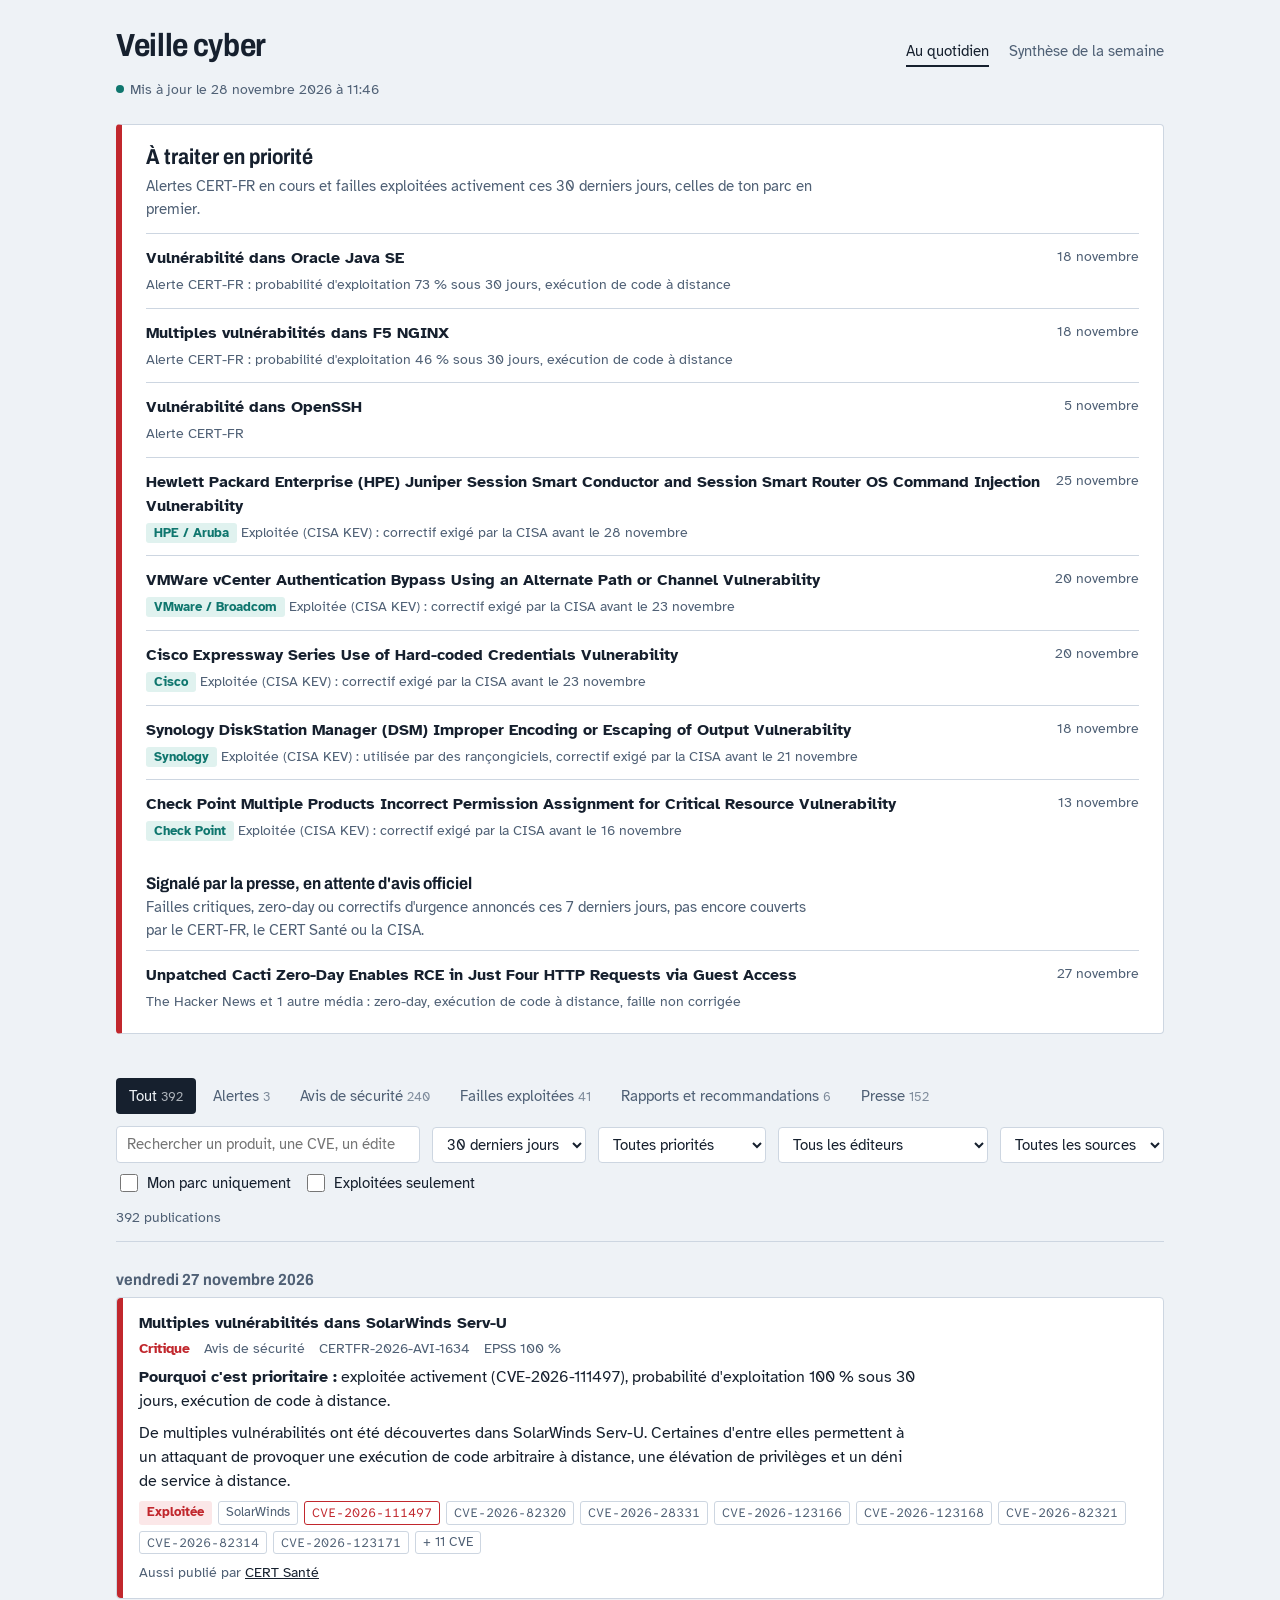
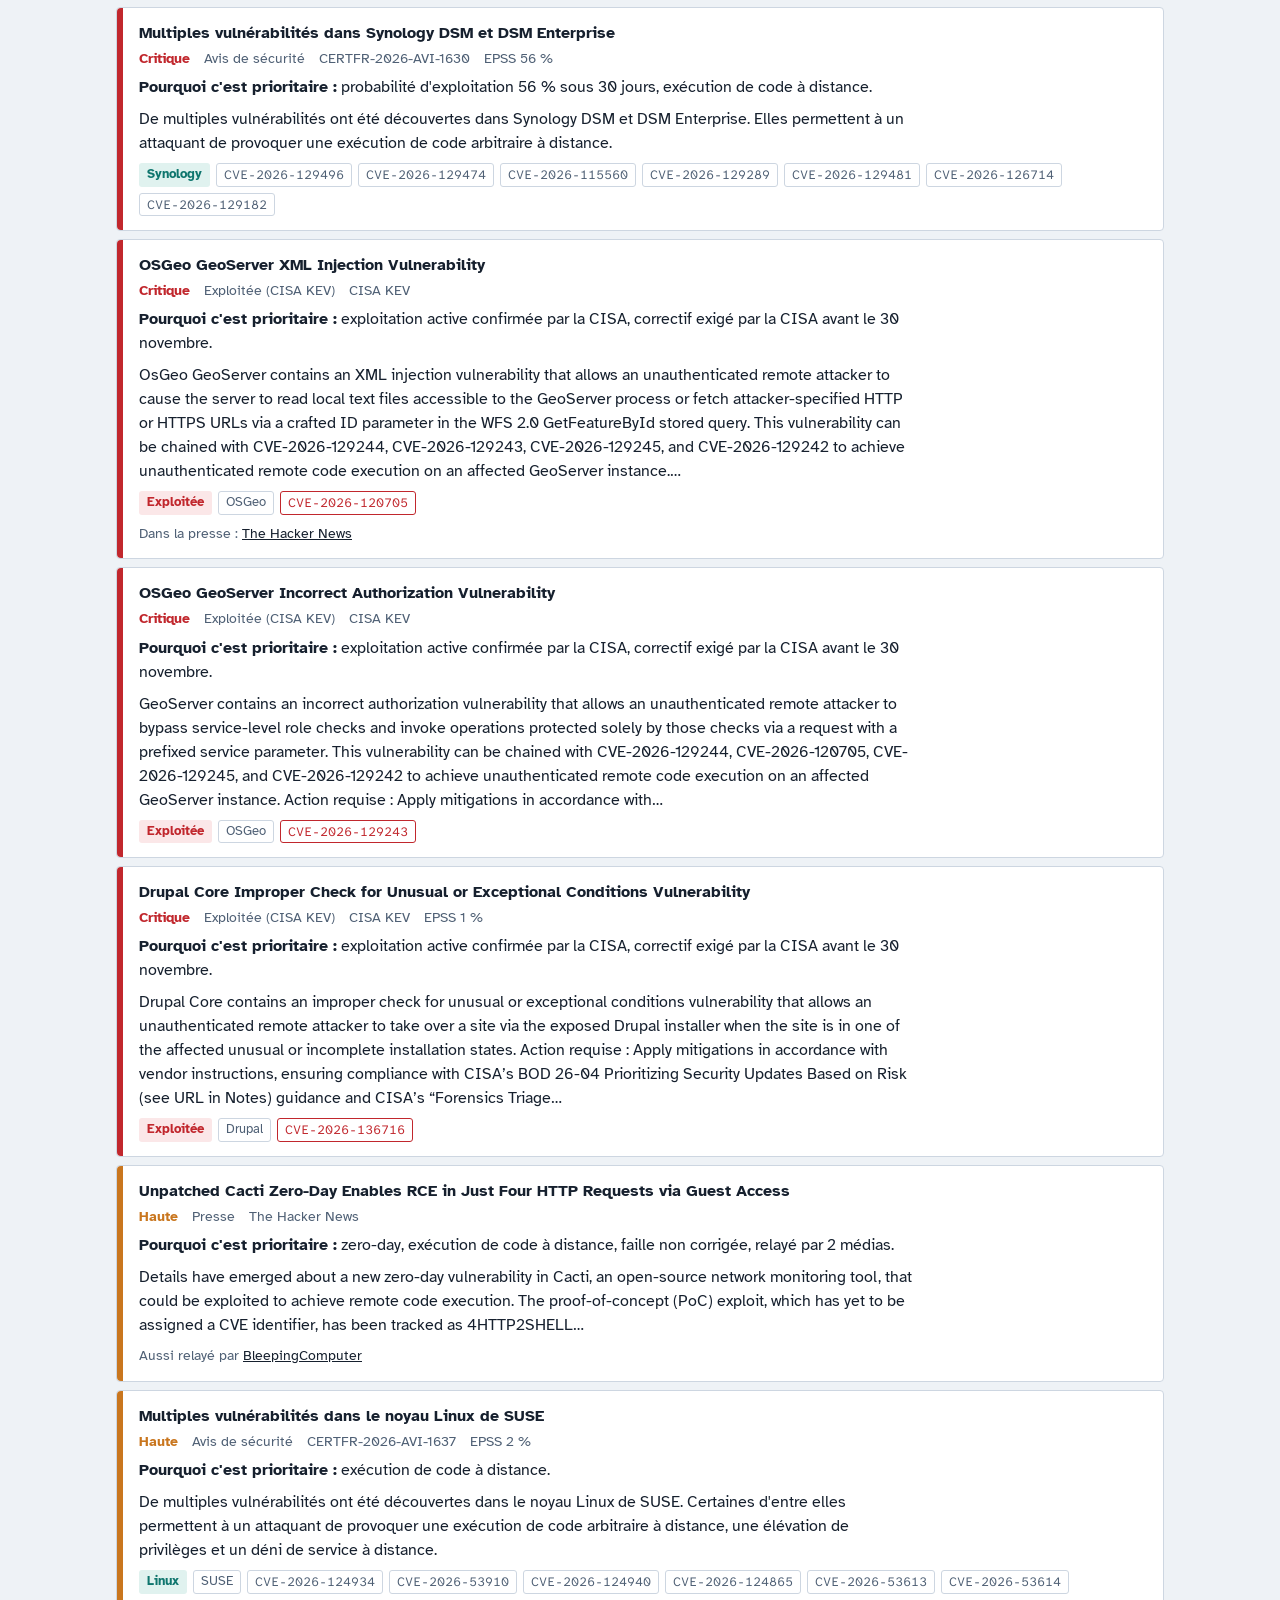
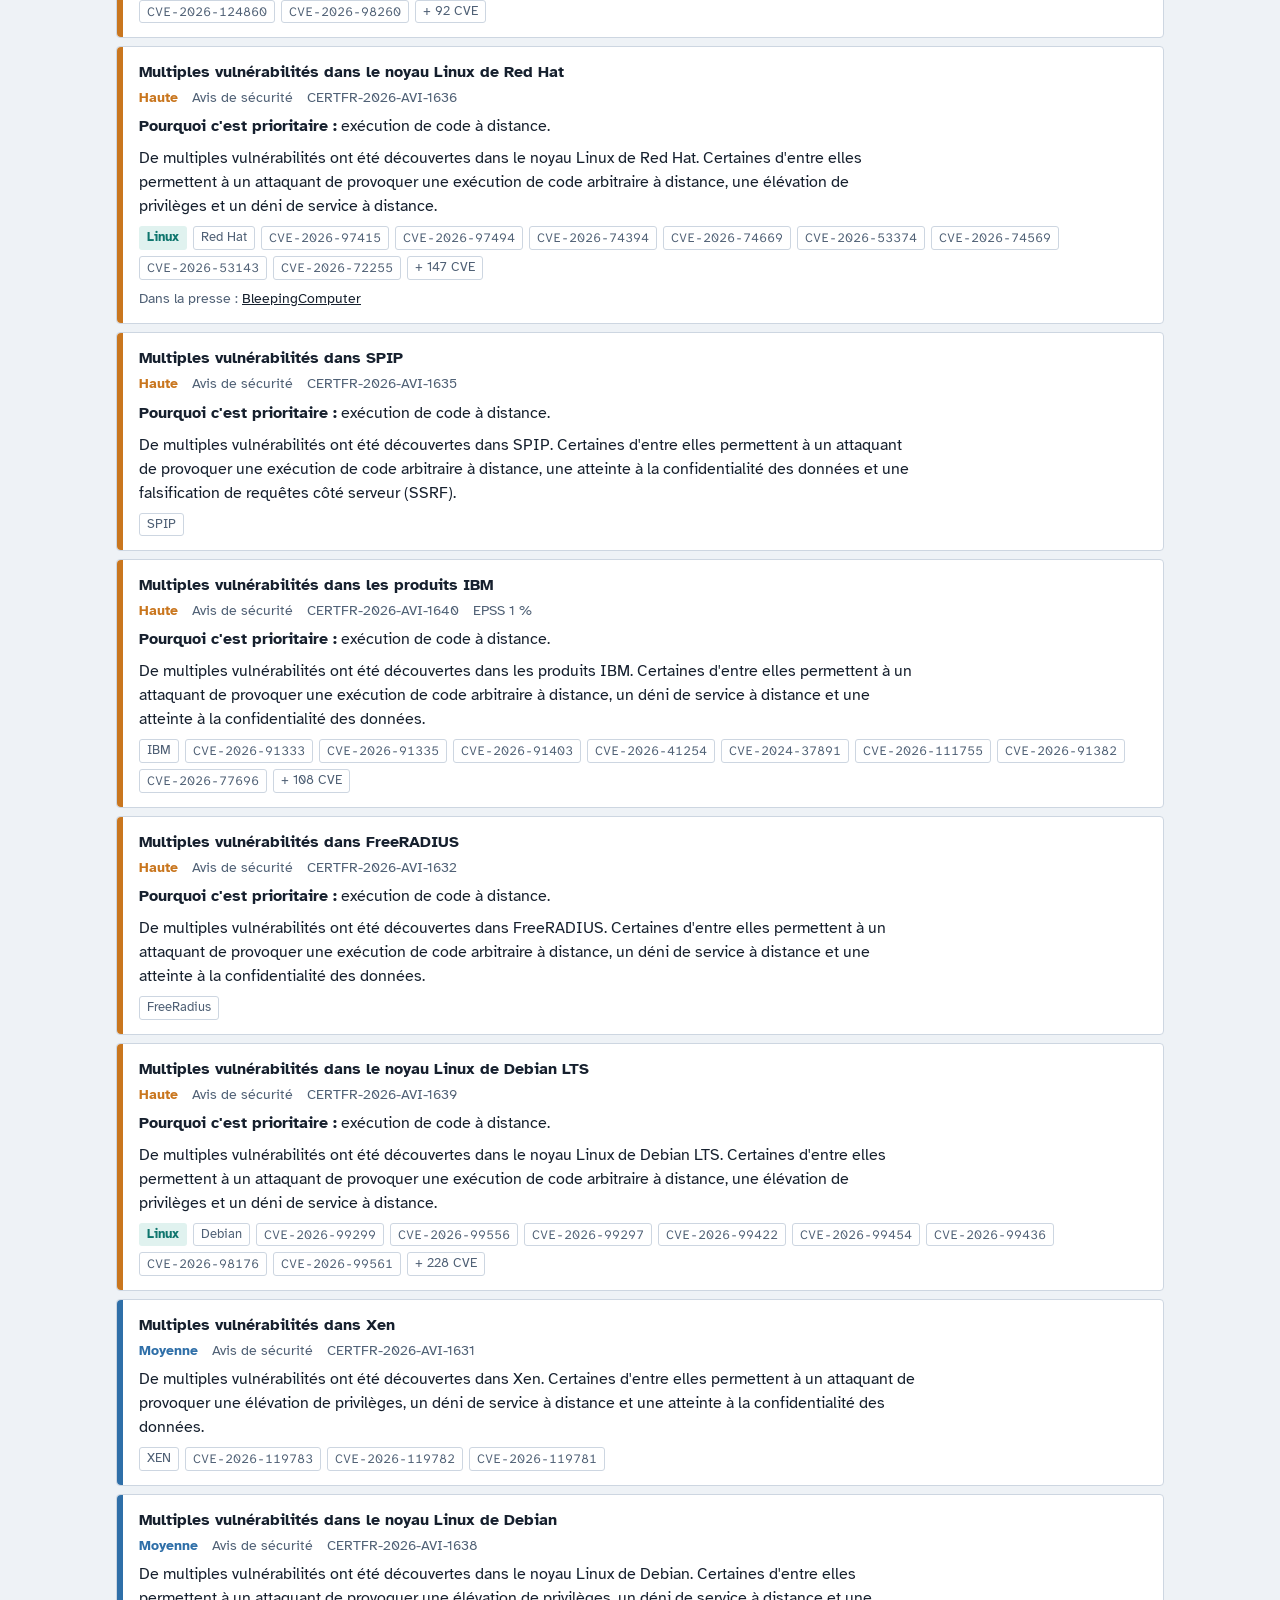
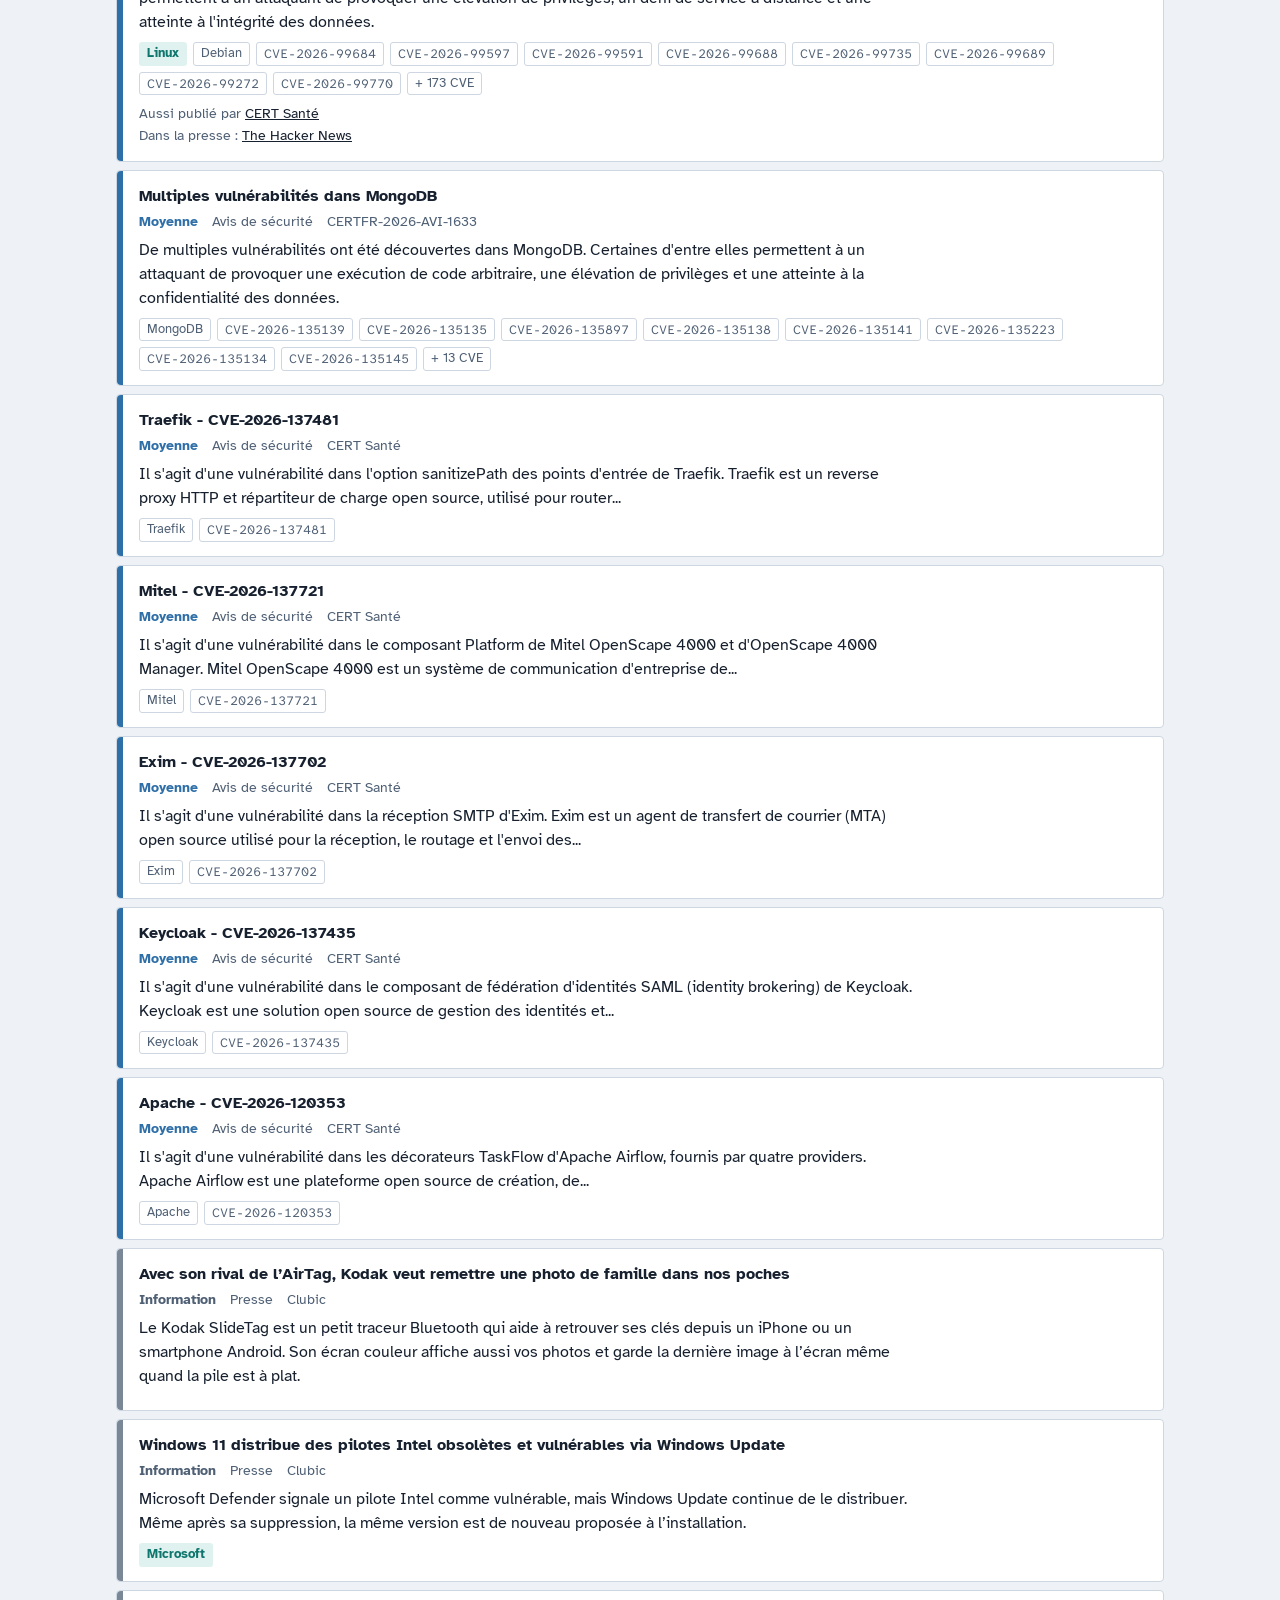
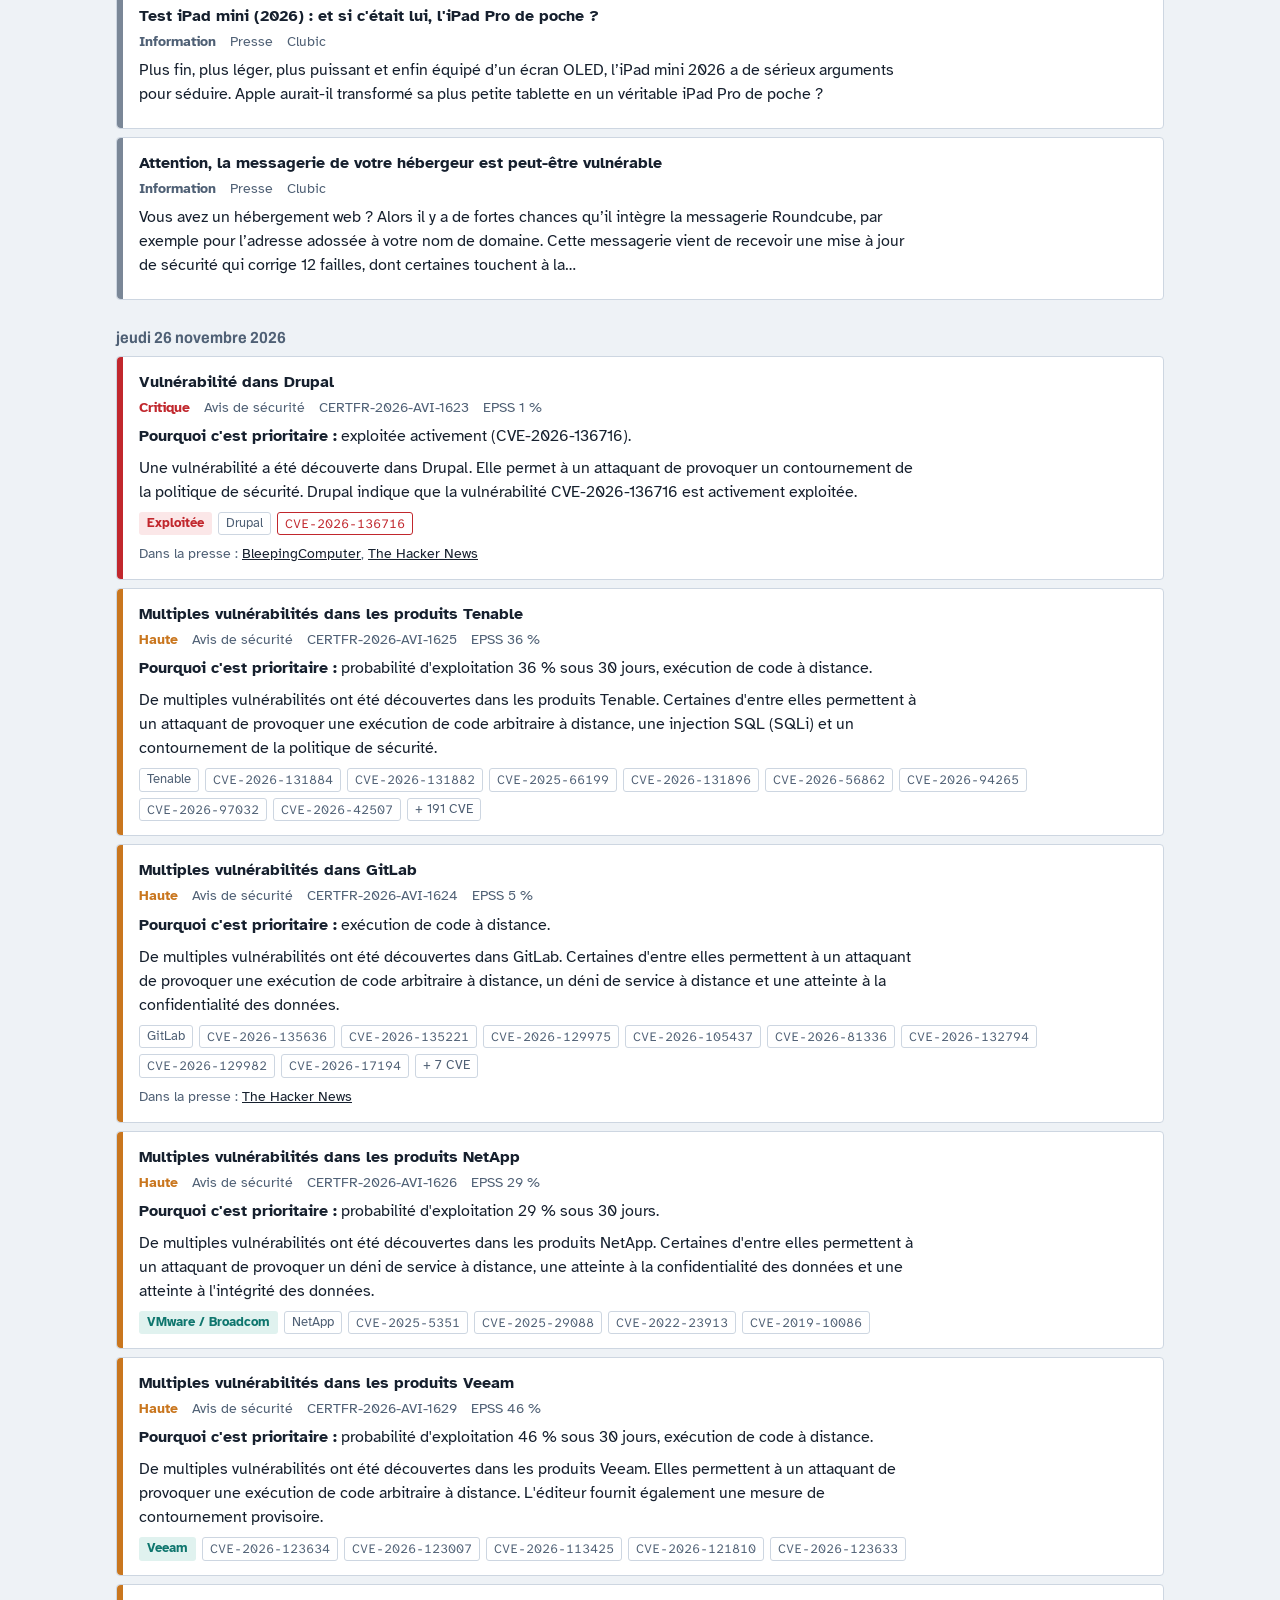
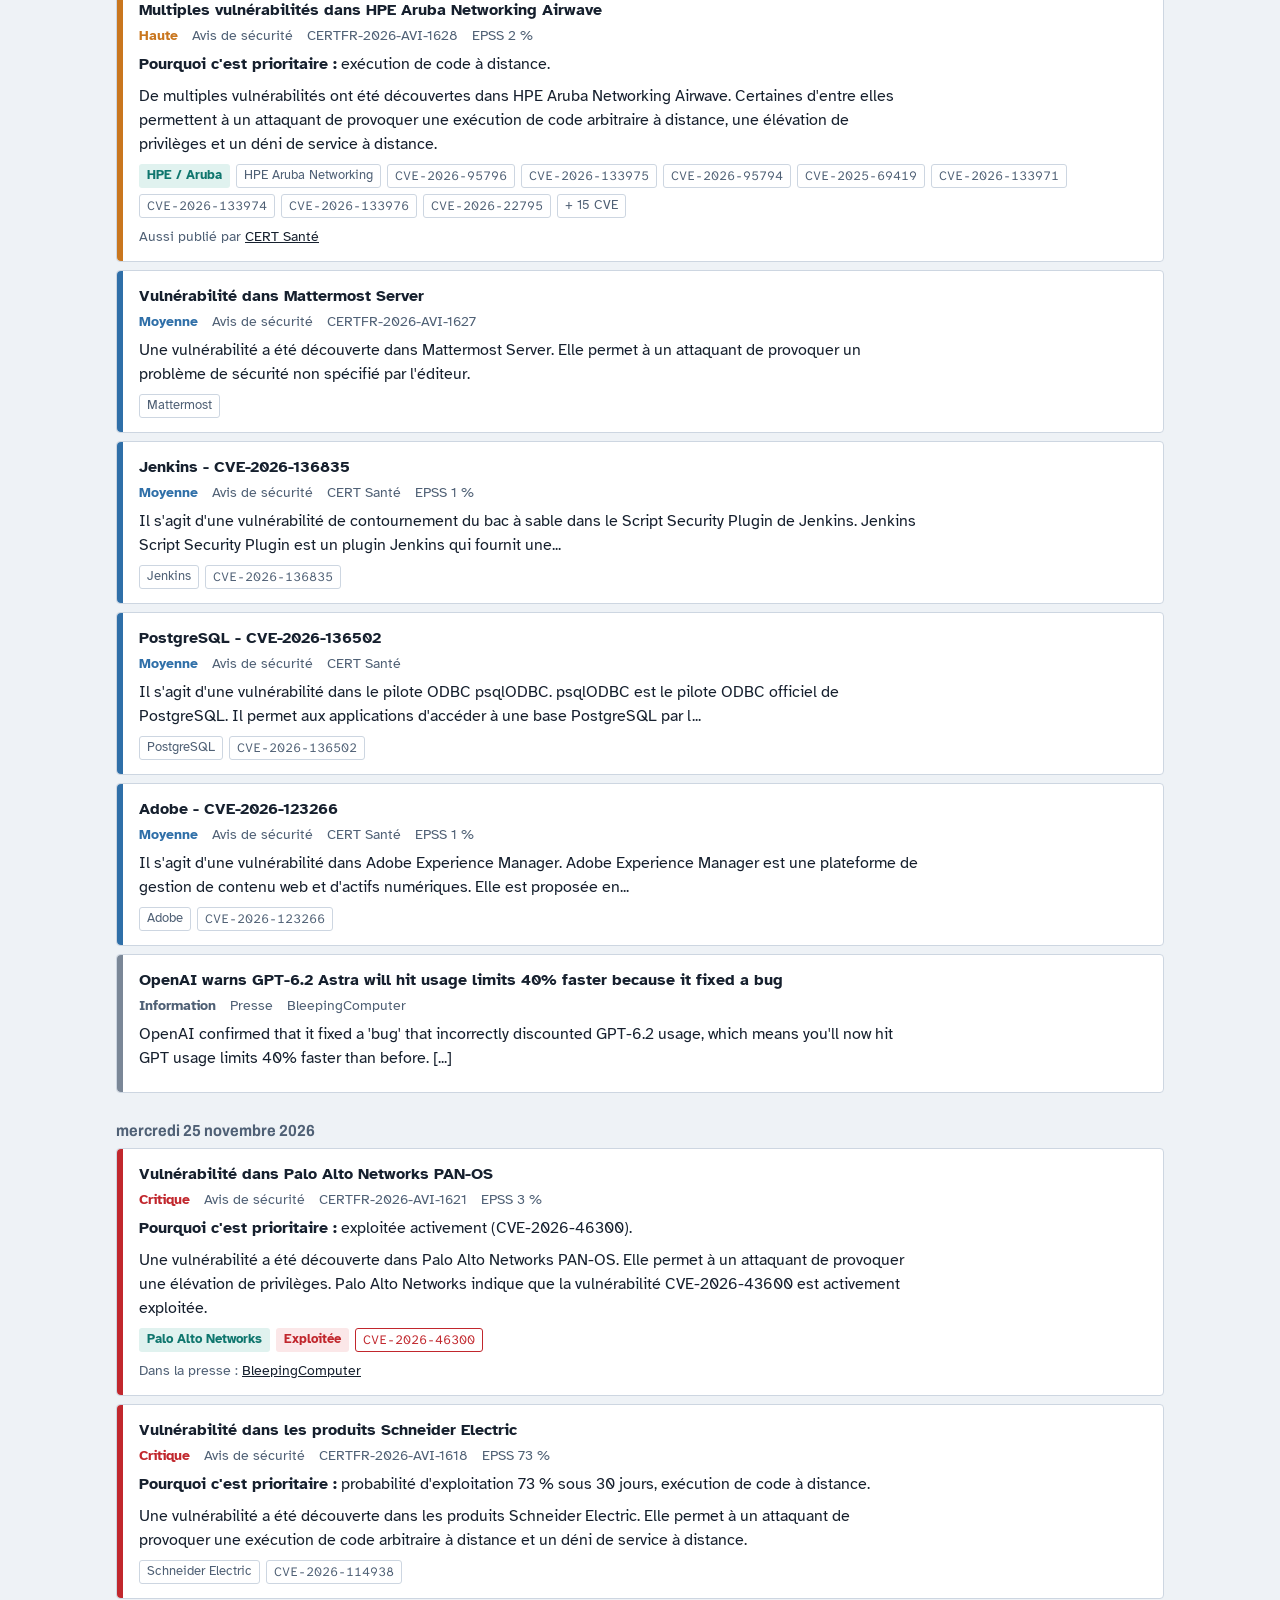
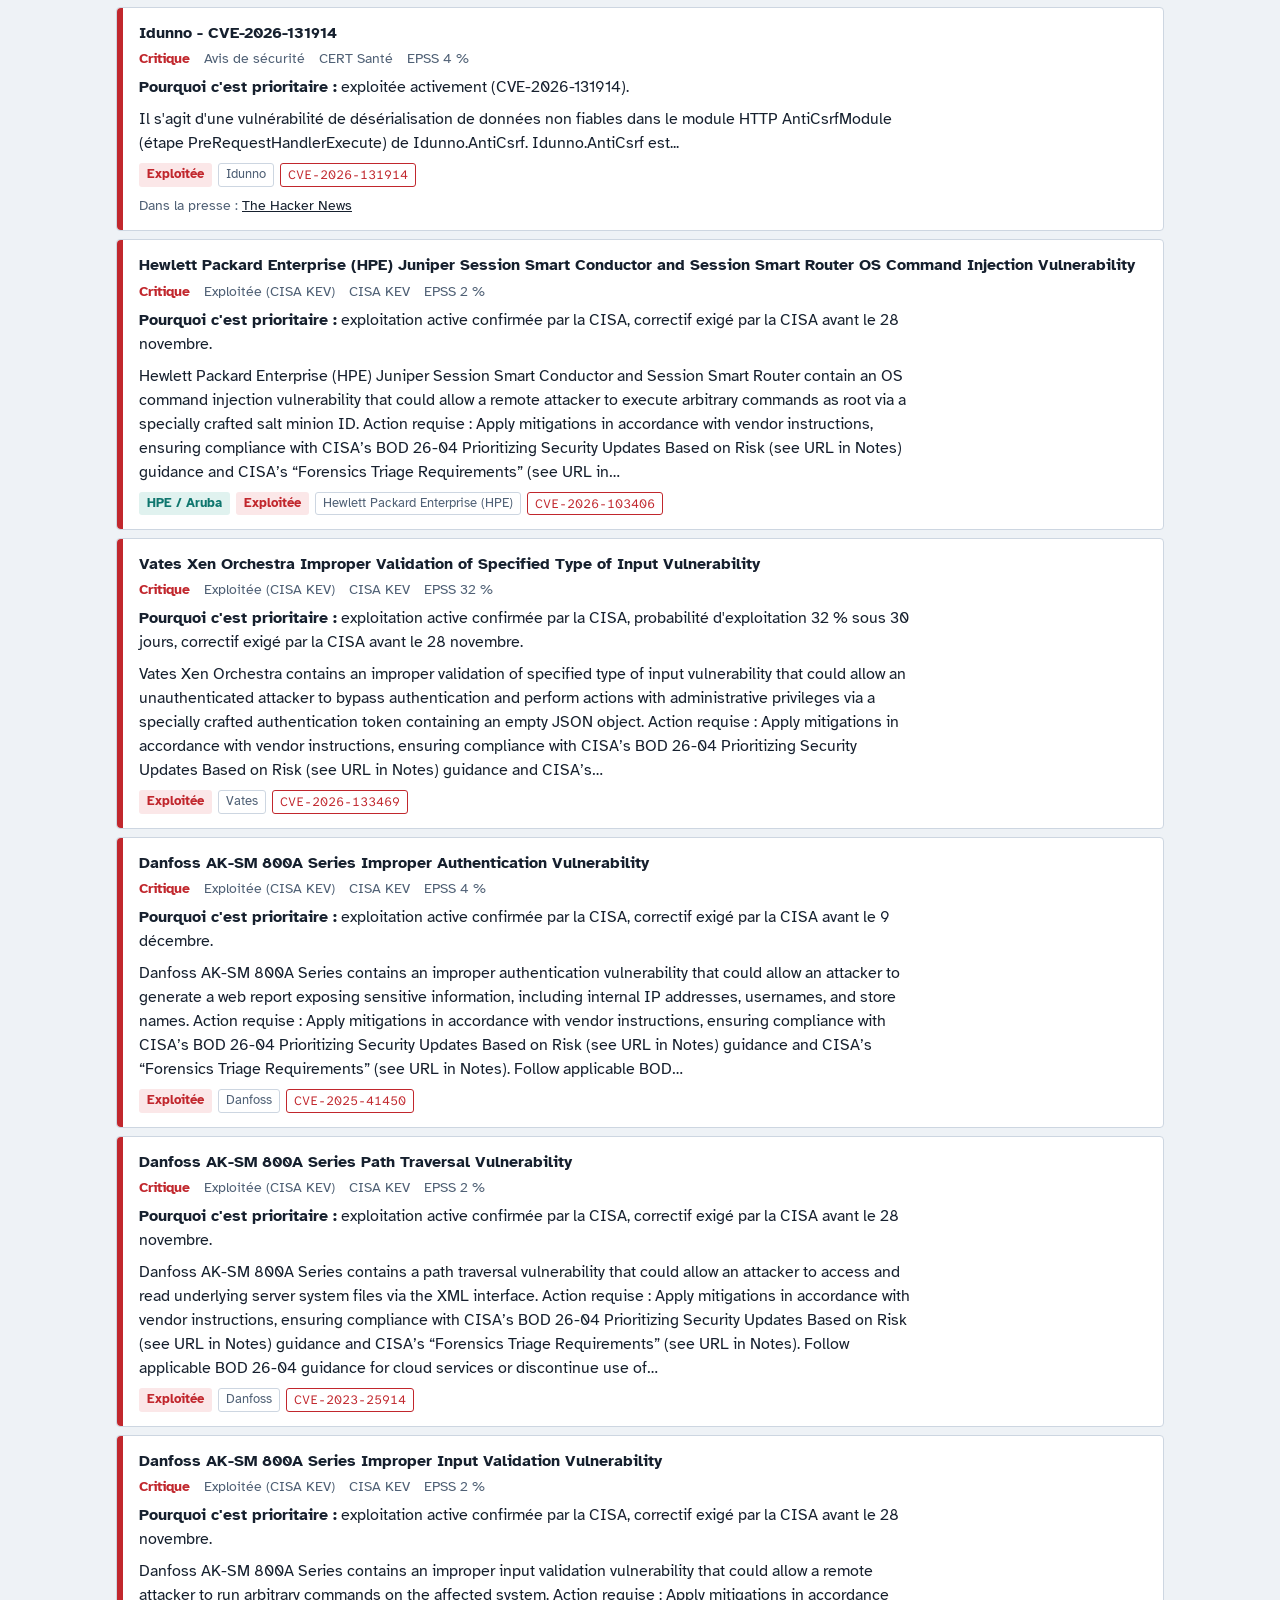
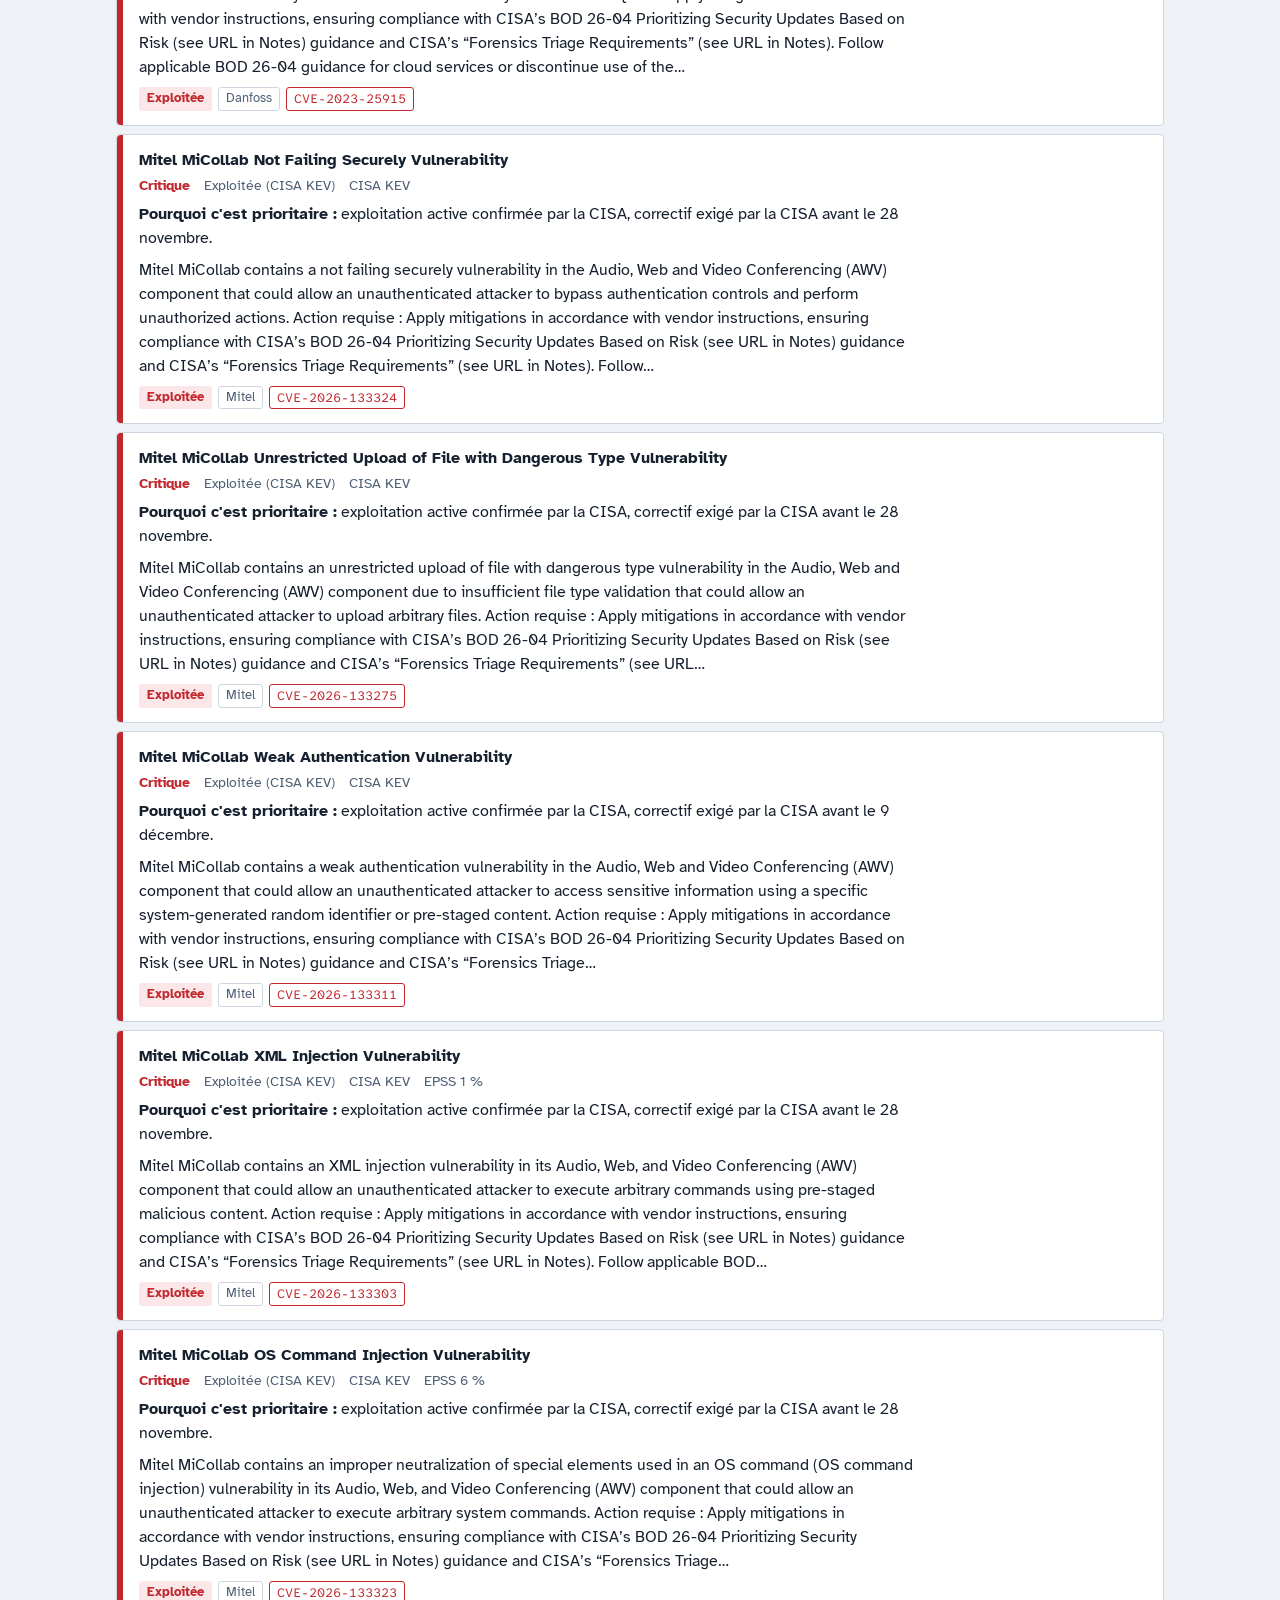
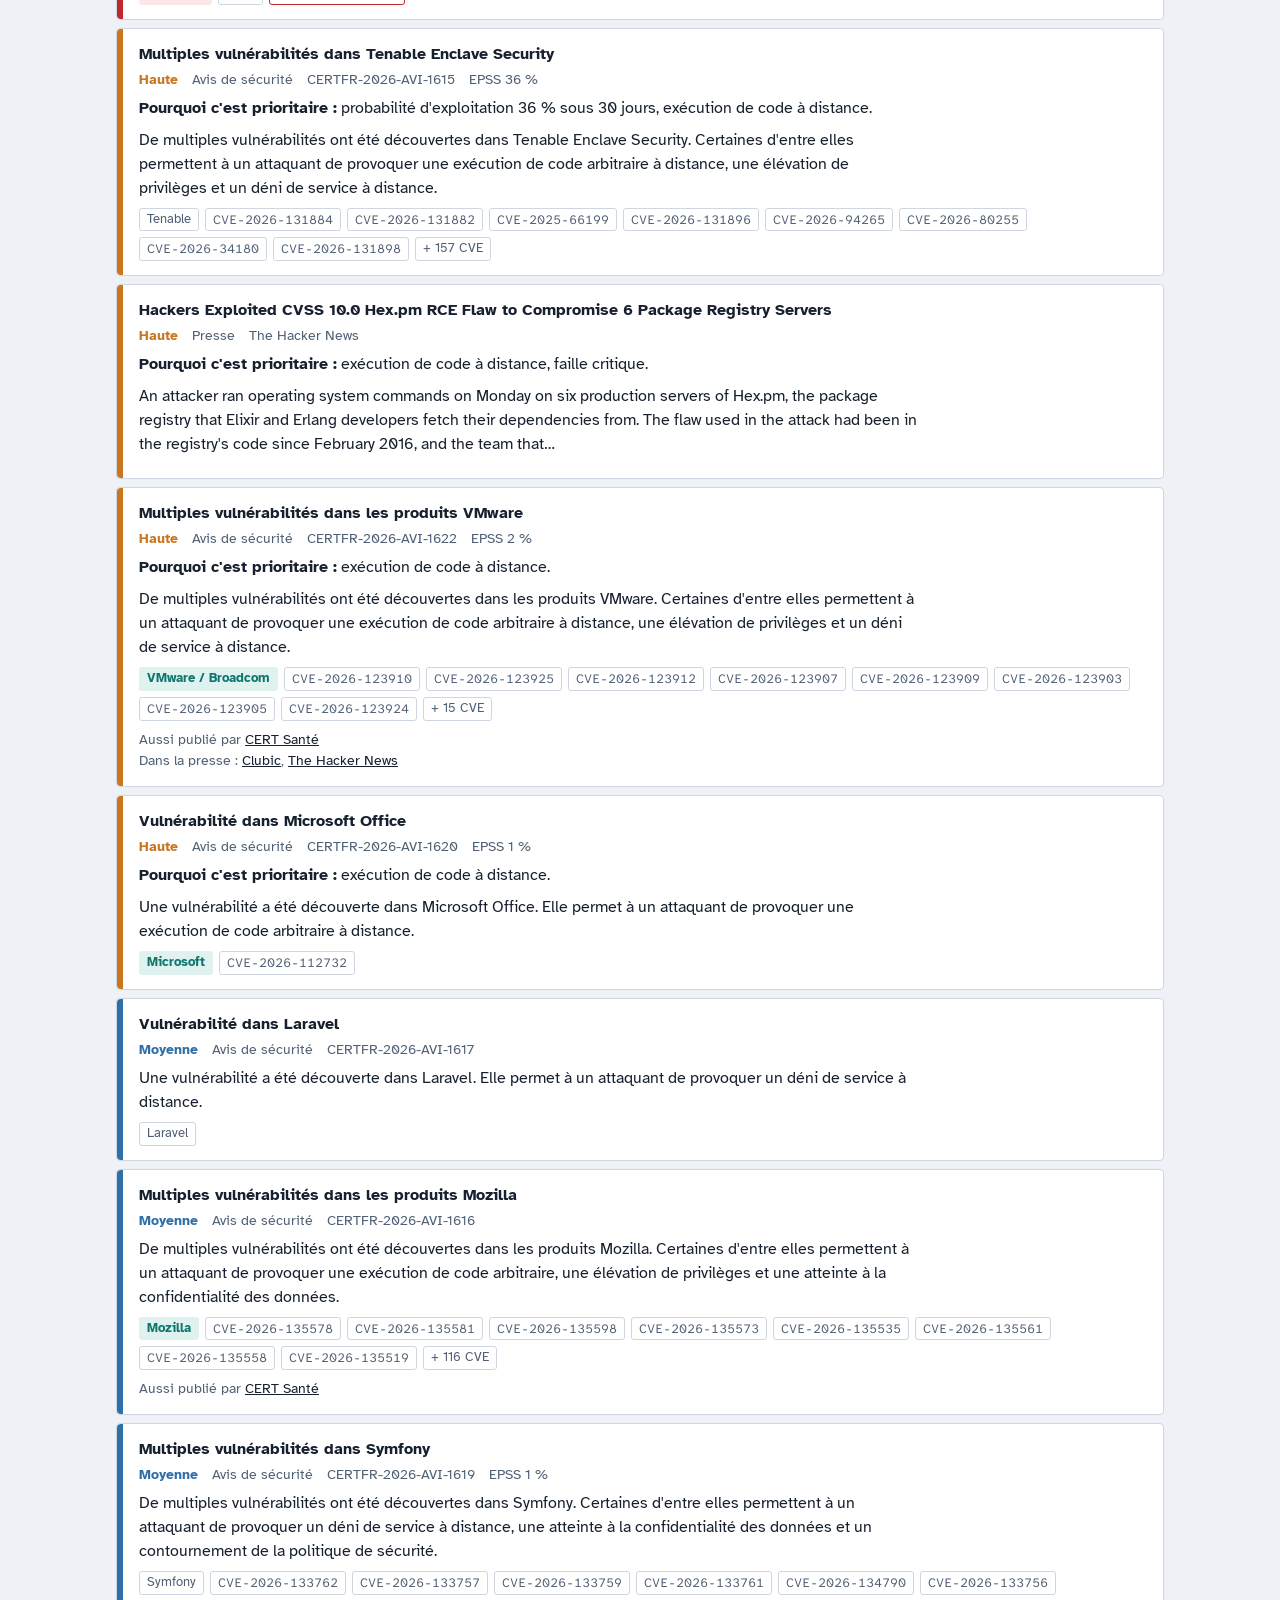
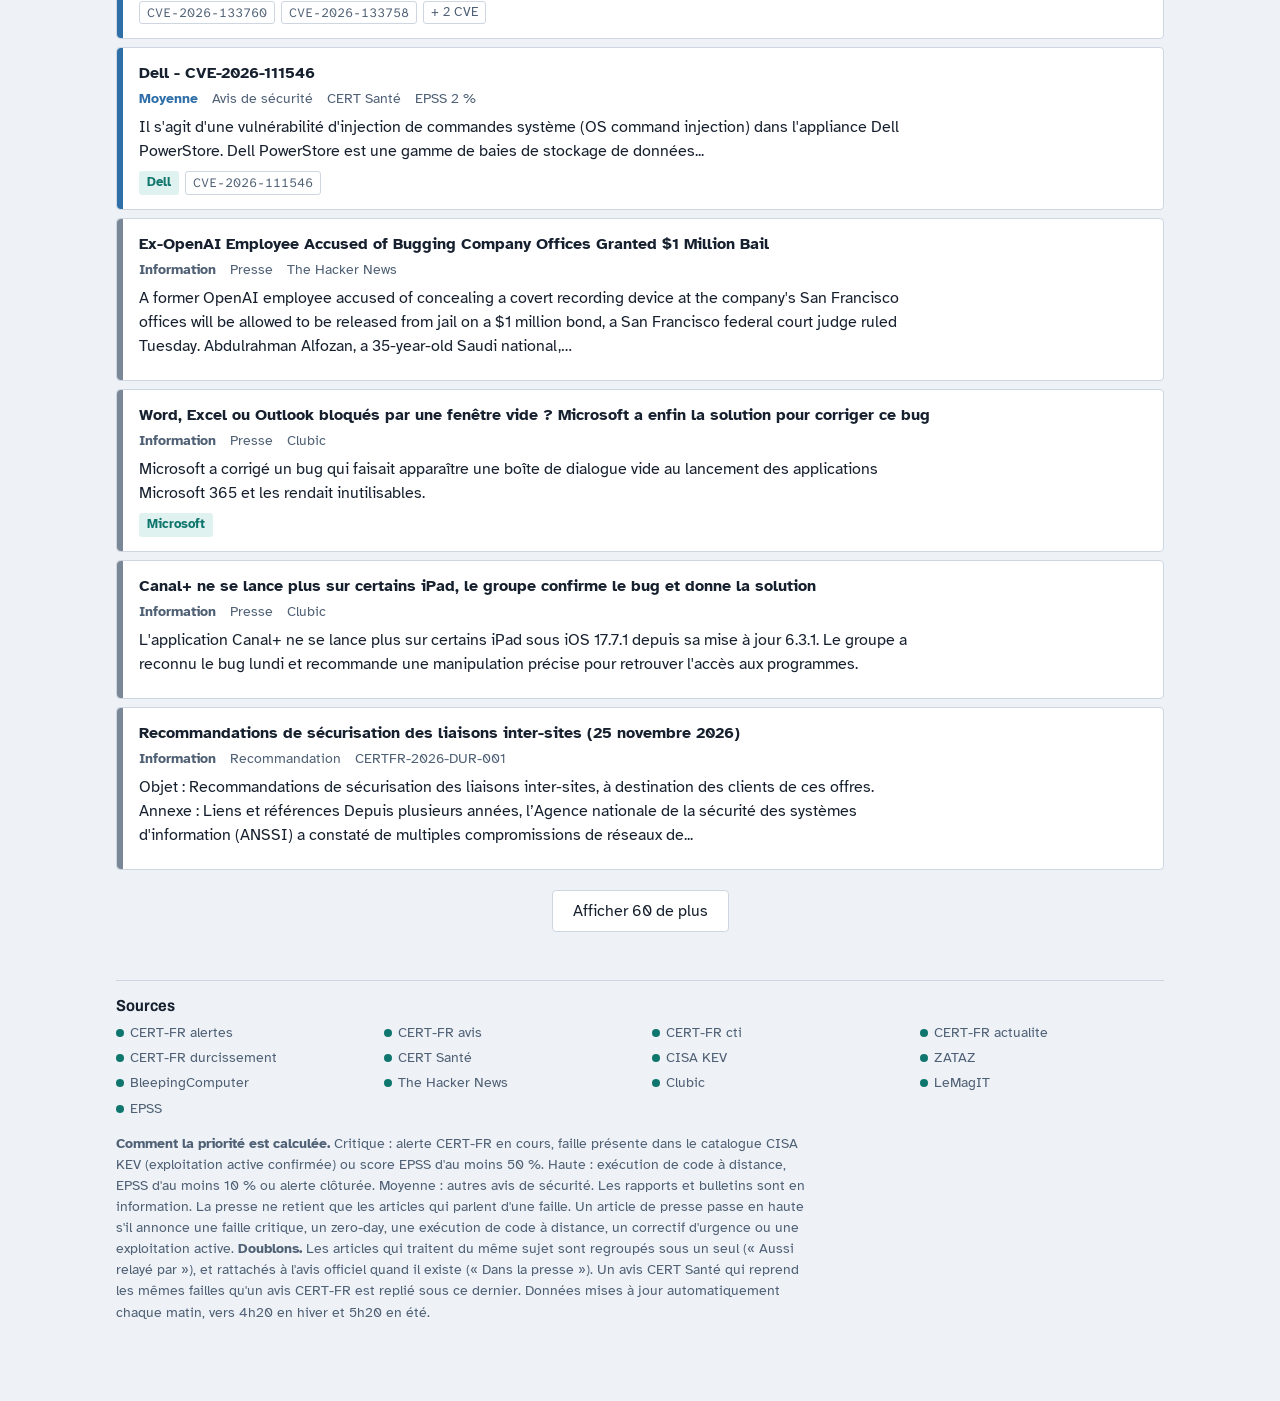
<file: index.html>
<!doctype html>
<html lang="fr">
<head>
<meta charset="utf-8">
<meta name="viewport" content="width=device-width, initial-scale=1">
<title>Veille cyber</title>
<meta name="description" content="Veille quotidienne des vulnérabilités et menaces : CERT-FR, CERT Santé, CISA KEV, EPSS et presse spécialisée.">
<meta name="robots" content="noindex">
<link rel="icon" href="data:image/svg+xml,<svg xmlns='http://www.w3.org/2000/svg' viewBox='0 0 32 32'><rect x='4' y='2' width='6' height='28' rx='2' fill='%23C1272D'/><rect x='13' y='8' width='6' height='22' rx='2' fill='%23C9761E'/><rect x='22' y='14' width='6' height='16' rx='2' fill='%232F6FA8'/></svg>">
<link rel="preconnect" href="https://fonts.googleapis.com">
<link rel="preconnect" href="https://fonts.gstatic.com" crossorigin>
<link href="https://fonts.googleapis.com/css2?family=Archivo:wdth,wght@62..125,600..800&family=Atkinson+Hyperlegible:ital,wght@0,400;0,700;1,400&family=Atkinson+Hyperlegible+Mono:wght@400;600&display=swap" rel="stylesheet">
<link rel="stylesheet" href="assets/style.css">
</head>
<body>
<div class="page">
  <header class="entete">
    <h1><a href="./">Veille cyber</a></h1>
    <nav aria-label="Pages">
      <a href="./" aria-current="page">Au quotidien</a>
      <a href="hebdo.html">Synthèse de la semaine</a>
    </nav>
  </header>
  <p class="fraicheur" id="fraicheur">Chargement des données…</p>

  <section class="urgent" aria-labelledby="titre-urgent">
    <h2 id="titre-urgent">À traiter en priorité</h2>
    <p class="sous">Alertes CERT-FR en cours et failles exploitées activement ces 30 derniers jours, celles de ton parc en premier.</p>
    <ol id="urgent"></ol>
    <div id="bloc-presse" hidden>
      <h3>Signalé par la presse, en attente d'avis officiel</h3>
      <p class="sous">Failles critiques, zero-day ou correctifs d'urgence annoncés ces 7 derniers jours, pas encore couverts par le CERT-FR, le CERT Santé ou la CISA.</p>
      <ol id="urgent-presse"></ol>
    </div>
  </section>

  <section aria-label="Toutes les publications">
    <div class="filtres">
      <div class="onglets" role="group" aria-label="Type de publication" id="onglets"></div>
      <div class="criteres">
        <input type="search" id="q" placeholder="Rechercher un produit, une CVE, un éditeur…" aria-label="Rechercher">
        <select id="periode" aria-label="Période">
          <option value="7">7 derniers jours</option>
          <option value="30" selected>30 derniers jours</option>
          <option value="90">3 derniers mois</option>
          <option value="365">12 derniers mois</option>
          <option value="tout">Tout l'historique</option>
          <option value="perso">Dates précises…</option>
        </select>
        <span class="periode-perso" id="periode-perso">
          <input type="date" id="du" aria-label="Du"> <span>au</span> <input type="date" id="au" aria-label="Au">
        </span>
        <select id="priorite" aria-label="Priorité">
          <option value="">Toutes priorités</option>
          <option value="haute">Haute et critique</option>
          <option value="critique">Critique seulement</option>
        </select>
        <select id="editeur" aria-label="Éditeur suivi"><option value="">Tous les éditeurs</option></select>
        <select id="source" aria-label="Source"><option value="">Toutes les sources</option></select>
        <label class="bascule"><input type="checkbox" id="parc"> Mon parc uniquement</label>
        <label class="bascule"><input type="checkbox" id="exploitees"> Exploitées seulement</label>
      </div>
      <p class="resultat" id="resultat" aria-live="polite"></p>
    </div>
    <div id="liste"></div>
  </section>

  <footer class="pied">
    <h2>Sources</h2>
    <ul id="sources"></ul>
    <p class="legende"><strong>Comment la priorité est calculée.</strong> Critique : alerte CERT-FR en cours, faille présente dans le catalogue CISA KEV (exploitation active confirmée) ou score EPSS d'au moins 50 %. Haute : exécution de code à distance, EPSS d'au moins 10 % ou alerte clôturée. Moyenne : autres avis de sécurité. Les rapports et bulletins sont en information. La presse ne retient que les articles qui parlent d'une faille. Un article de presse passe en haute s'il annonce une faille critique, un zero-day, une exécution de code à distance, un correctif d'urgence ou une exploitation active. <strong>Doublons.</strong> Les articles qui traitent du même sujet sont regroupés sous un seul (« Aussi relayé par »), et rattachés à l'avis officiel quand il existe (« Dans la presse »). Un avis CERT Santé qui reprend les mêmes failles qu'un avis CERT-FR est replié sous ce dernier. Données mises à jour automatiquement chaque matin, vers 4h20 en hiver et 5h20 en été.</p>
  </footer>
</div>

<script src="assets/commun.js"></script>
<script>
(() => {
  const V = Veille, $ = (id) => document.getElementById(id);
  const ONGLETS = [
    ['tout', 'Tout', (i) => !i.doublonDe && (i.type !== 'actu' || (i.principal !== false && !i.officiel))],
    ['alerte', 'Alertes', (i) => i.type === 'alerte'],
    ['avis', 'Avis de sécurité', (i) => i.type === 'avis' && !i.doublonDe],
    ['kev', 'Failles exploitées', (i) => i.type === 'kev'],
    ['menaces', 'Rapports et recommandations', (i) => ['cti', 'actualite', 'durcissement'].includes(i.type)],
    ['actu', 'Presse', (i) => i.type === 'actu' && i.principal !== false],
  ];
  const RANG = { critique: 0, haute: 1, moyenne: 2, info: 3 };
  const PAS = 60;
  let items = [], onglet = 'tout', affiches = PAS;

  const jour = (n) => new Date(Date.now() - n * 86400000).toISOString().slice(0, 10);

  function lireUrl() {
    const p = new URLSearchParams(location.hash.slice(1));
    onglet = ONGLETS.some((o) => o[0] === p.get('vue')) ? p.get('vue') : 'tout';
    $('q').value = p.get('q') || '';
    if (p.get('periode')) $('periode').value = p.get('periode');
    $('du').value = p.get('du') || ''; $('au').value = p.get('au') || '';
    $('priorite').value = p.get('prio') || '';
    $('parc').checked = p.get('parc') === '1';
    $('exploitees').checked = p.get('kev') === '1';
    return p;
  }
  function ecrireUrl() {
    const p = new URLSearchParams();
    if (onglet !== 'tout') p.set('vue', onglet);
    if ($('q').value) p.set('q', $('q').value);
    if ($('periode').value !== '30') p.set('periode', $('periode').value);
    if ($('periode').value === 'perso') { if ($('du').value) p.set('du', $('du').value); if ($('au').value) p.set('au', $('au').value); }
    if ($('priorite').value) p.set('prio', $('priorite').value);
    if ($('editeur').value) p.set('editeur', $('editeur').value);
    if ($('source').value) p.set('source', $('source').value);
    if ($('parc').checked) p.set('parc', '1');
    if ($('exploitees').checked) p.set('kev', '1');
    history.replaceState(null, '', p.toString() ? '#' + p : location.pathname);
  }

  function filtrerHorsOnglet() {
    const per = $('periode').value;
    $('periode-perso').classList.toggle('visible', per === 'perso');
    let du = '', au = '9999';
    if (per === 'perso') { du = $('du').value || ''; au = $('au').value || '9999'; }
    else if (per !== 'tout') du = jour(+per);
    const q = $('q').value.trim().toLowerCase();
    const prio = $('priorite').value, ed = $('editeur').value, src = $('source').value;
    return items.filter((i) =>
      i.date >= du && i.date <= au &&
      (!prio || RANG[i.priorite] <= RANG[prio]) &&
      (!ed || (i.suivis || []).includes(ed)) &&
      (!src || i.source === src) &&
      (!$('parc').checked || (i.suivis || []).length) &&
      (!$('exploitees').checked || i.kev) &&
      (!q || i._texte.includes(q)));
  }

  function afficher(reinit = true) {
    if (reinit) affiches = PAS;
    const base = filtrerHorsOnglet();
    $('onglets').innerHTML = ONGLETS.map(([id, nom, f]) =>
      `<button type="button" data-vue="${id}" aria-pressed="${id === onglet}">${nom}<span class="nb">${base.filter(f).length}</span></button>`).join('');
    const liste = base.filter(ONGLETS.find((o) => o[0] === onglet)[2]);
    $('resultat').innerHTML = `${liste.length} publication${liste.length > 1 ? 's' : ''}` +
      (location.hash ? ' <button type="button" id="raz">Effacer les filtres</button>' : '');
    if (!liste.length) {
      $('liste').innerHTML = '<p class="vide-liste">Aucune publication ne correspond. Élargis la période ou retire un filtre.</p>';
      return;
    }
    let html = '', jourCourant = '';
    for (const i of liste.slice(0, affiches)) {
      if (i.date !== jourCourant) {
        if (jourCourant) html += '</ul>';
        jourCourant = i.date;
        html += `<h2 class="jour">${V.dateLongue(i.date)}</h2><ul class="elements">`;
      }
      html += V.element(i);
    }
    html += '</ul>';
    if (liste.length > affiches) html += `<button type="button" class="plus" id="plus">Afficher ${Math.min(PAS, liste.length - affiches)} de plus</button>`;
    $('liste').innerHTML = html;
  }

  function urgents() {
    const limite = jour(30);
    const ORDRE = { alerte: 0, kev: 1, avis: 2 };
    const candidats = items.filter((i) => i.date >= limite && ['alerte', 'kev', 'avis'].includes(i.type) &&
      ((i.type === 'alerte' && !i.cloturee) || i.kev))
      .sort((a, b) => ((a.type === 'alerte' && !a.cloturee) ? 0 : 1) - ((b.type === 'alerte' && !b.cloturee) ? 0 : 1) ||
        ((b.suivis || []).length > 0) - ((a.suivis || []).length > 0) || ORDRE[a.type] - ORDRE[b.type] || b.date.localeCompare(a.date));
    const vues = new Set(), retenus = [];
    for (const i of candidats) {
      if (i.cves.length && i.cves.every((c) => vues.has(c))) continue;
      i.cves.forEach((c) => vues.add(c));
      retenus.push(i);
      if (retenus.length >= 8) break;
    }
    $('urgent').innerHTML = retenus.length ? retenus.map((i) => {
      const r = V.raisons(i).filter((x) => !['alerte CERT-FR en cours', 'exploitation active confirmée par la CISA'].includes(x));
      return `<li>
        <a class="titre" href="${V.echapper(V.lienSur(i.lien))}" target="_blank" rel="noopener">${V.echapper(i.titre)}</a>
        <span class="date">${V.dateCourte(i.date)}</span>
        <span class="raison">${(i.suivis || []).length ? `<span class="marque parc">${V.echapper(i.suivis.join(', '))}</span> ` : ''}${V.echapper(V.TYPES[i.type])}${r.length ? ' : ' + V.echapper(r.join(', ')) : ''}</span>
      </li>`;
    }).join('') : '<li class="vide">Rien d\'urgent sur les 30 derniers jours. Bonne nouvelle.</li>';

    const nbMedias = (i) => new Set([i.source, ...(i.relais || []).map((x) => x.source)]).size;
    const presse = items.filter((i) => i.type === 'actu' && i.principal !== false && !i.officiel && (i.signaux || []).length && i.date >= jour(7) &&
      !(i.cves.length && i.cves.every((c) => vues.has(c))))
      .sort((a, b) => ((b.suivis || []).length > 0) - ((a.suivis || []).length > 0) || nbMedias(b) - nbMedias(a) || b.date.localeCompare(a.date))
      .slice(0, 6);
    $('bloc-presse').hidden = !presse.length;
    $('urgent-presse').innerHTML = presse.map((i) => {
      const n = nbMedias(i);
      return `<li>
        <a class="titre" href="${V.echapper(V.lienSur(i.lien))}" target="_blank" rel="noopener">${V.echapper(i.titre)}</a>
        <span class="date">${V.dateCourte(i.date)}</span>
        <span class="raison">${(i.suivis || []).length ? `<span class="marque parc">${V.echapper(i.suivis.join(', '))}</span> ` : ''}${V.echapper(i.source)}${n > 1 ? ` et ${n - 1} autre${n > 2 ? 's' : ''} média${n > 2 ? 's' : ''}` : ''} : ${V.echapper(i.signaux.join(', '))}</span>
      </li>`;
    }).join('');
  }

  async function demarrer() {
    try {
      const [registre, etat, conf] = await Promise.all([
        V.charger('data/registre.json'),
        V.charger('data/etat.json').catch(() => null),
        V.charger('config/editeurs.json').catch(() => ({ editeurs: [] })),
      ]);
      items = registre.items.map((i) => ({ ...i, _texte: [i.titre, i.resume, i.reference, i.source, ...(i.cves || []), ...(i.editeurs || []), ...(i.produits || [])].join(' ').toLowerCase() }));
      const ko = etat ? Object.entries(etat.sources).filter(([, e]) => !e.ok).map(([n]) => n) : [];
      $('fraicheur').innerHTML = `<span class="pastille${ko.length ? ' ko' : ''}"></span>Mis à jour le ${V.dateHeure(registre.genere)}` +
        (ko.length ? `, source${ko.length > 1 ? 's' : ''} indisponible${ko.length > 1 ? 's' : ''} : ${V.echapper(ko.join(', '))}` : '');
      V.etatSources(etat, $('sources'));
      $('editeur').innerHTML += conf.editeurs.map((e) => `<option>${V.echapper(e.nom)}</option>`).join('');
      $('source').innerHTML += [...new Set(items.map((i) => i.source))].sort().map((s) => `<option>${V.echapper(s)}</option>`).join('');
      const p = lireUrl();
      if (p.get('editeur')) $('editeur').value = p.get('editeur');
      if (p.get('source')) $('source').value = p.get('source');
      urgents();
      afficher();
    } catch (e) {
      $('fraicheur').textContent = `Impossible de charger les données (${e.message}). La première collecte n'a peut-être pas encore tourné.`;
      $('liste').innerHTML = '';
    }
  }

  let minuteur;
  $('q').addEventListener('input', () => { clearTimeout(minuteur); minuteur = setTimeout(() => { ecrireUrl(); afficher(); }, 200); });
  for (const id of ['periode', 'du', 'au', 'priorite', 'editeur', 'source', 'parc', 'exploitees'])
    $(id).addEventListener('change', () => { ecrireUrl(); afficher(); });
  $('onglets').addEventListener('click', (e) => { const b = e.target.closest('button'); if (!b) return; onglet = b.dataset.vue; ecrireUrl(); afficher(); });
  document.addEventListener('click', (e) => {
    if (e.target.id === 'plus') { affiches += PAS; afficher(false); }
    if (e.target.id === 'raz') { history.replaceState(null, '', location.pathname); $('editeur').value = ''; $('source').value = ''; $('periode').value = '30'; lireUrl(); afficher(); }
  });
  demarrer();
})();
</script>
</body>
</html>
</file>
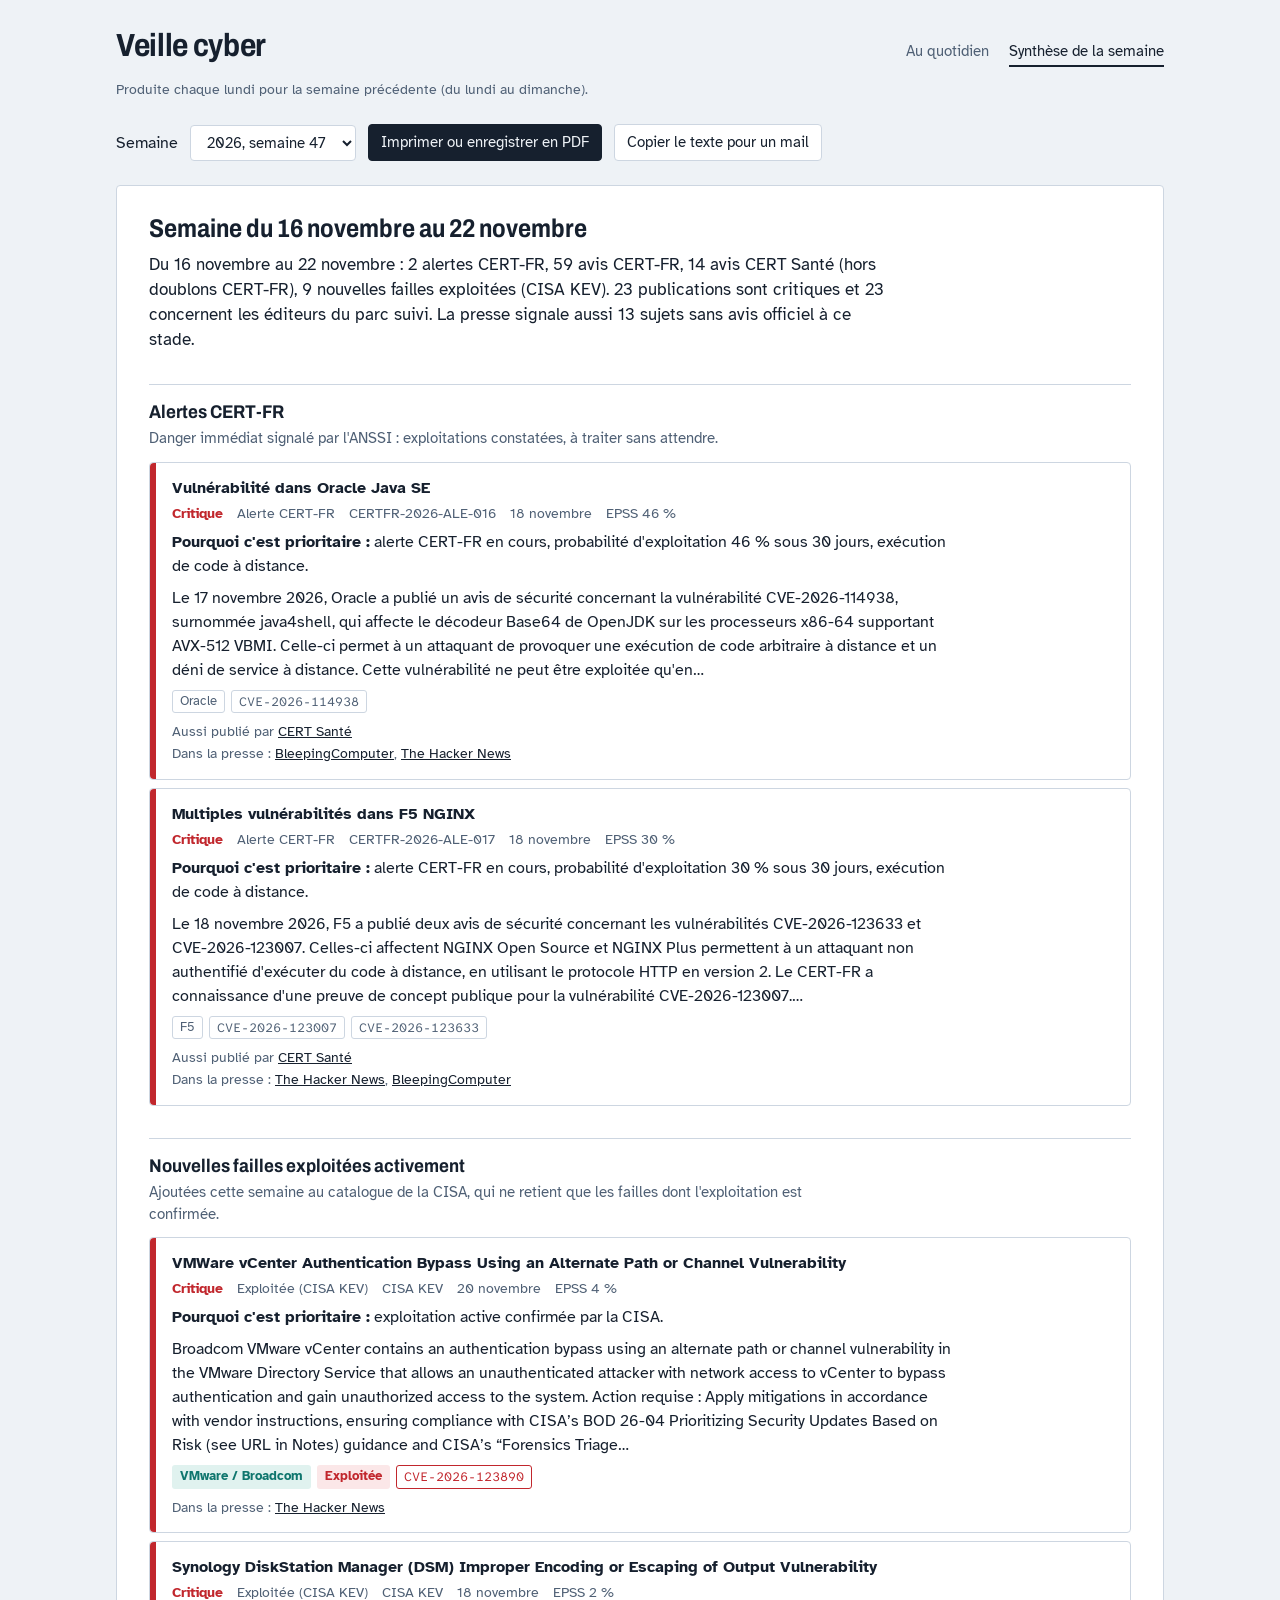
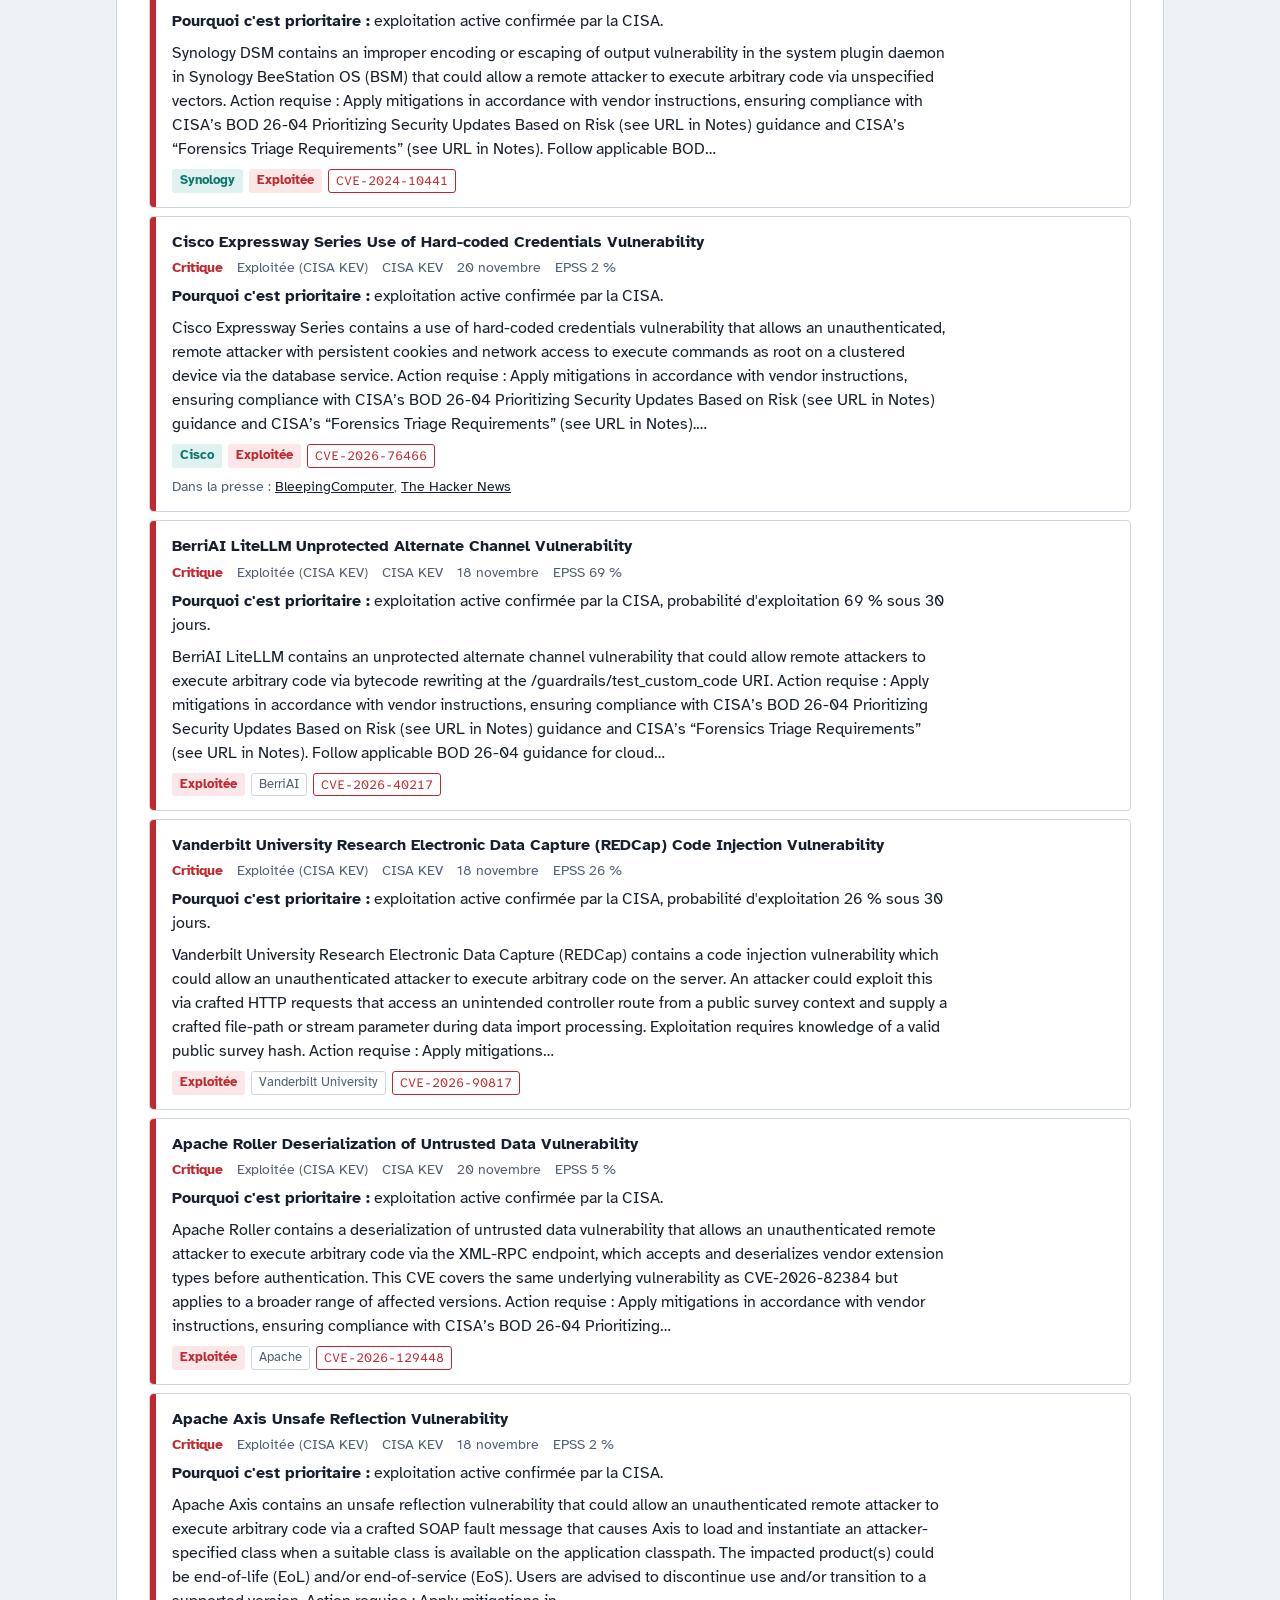
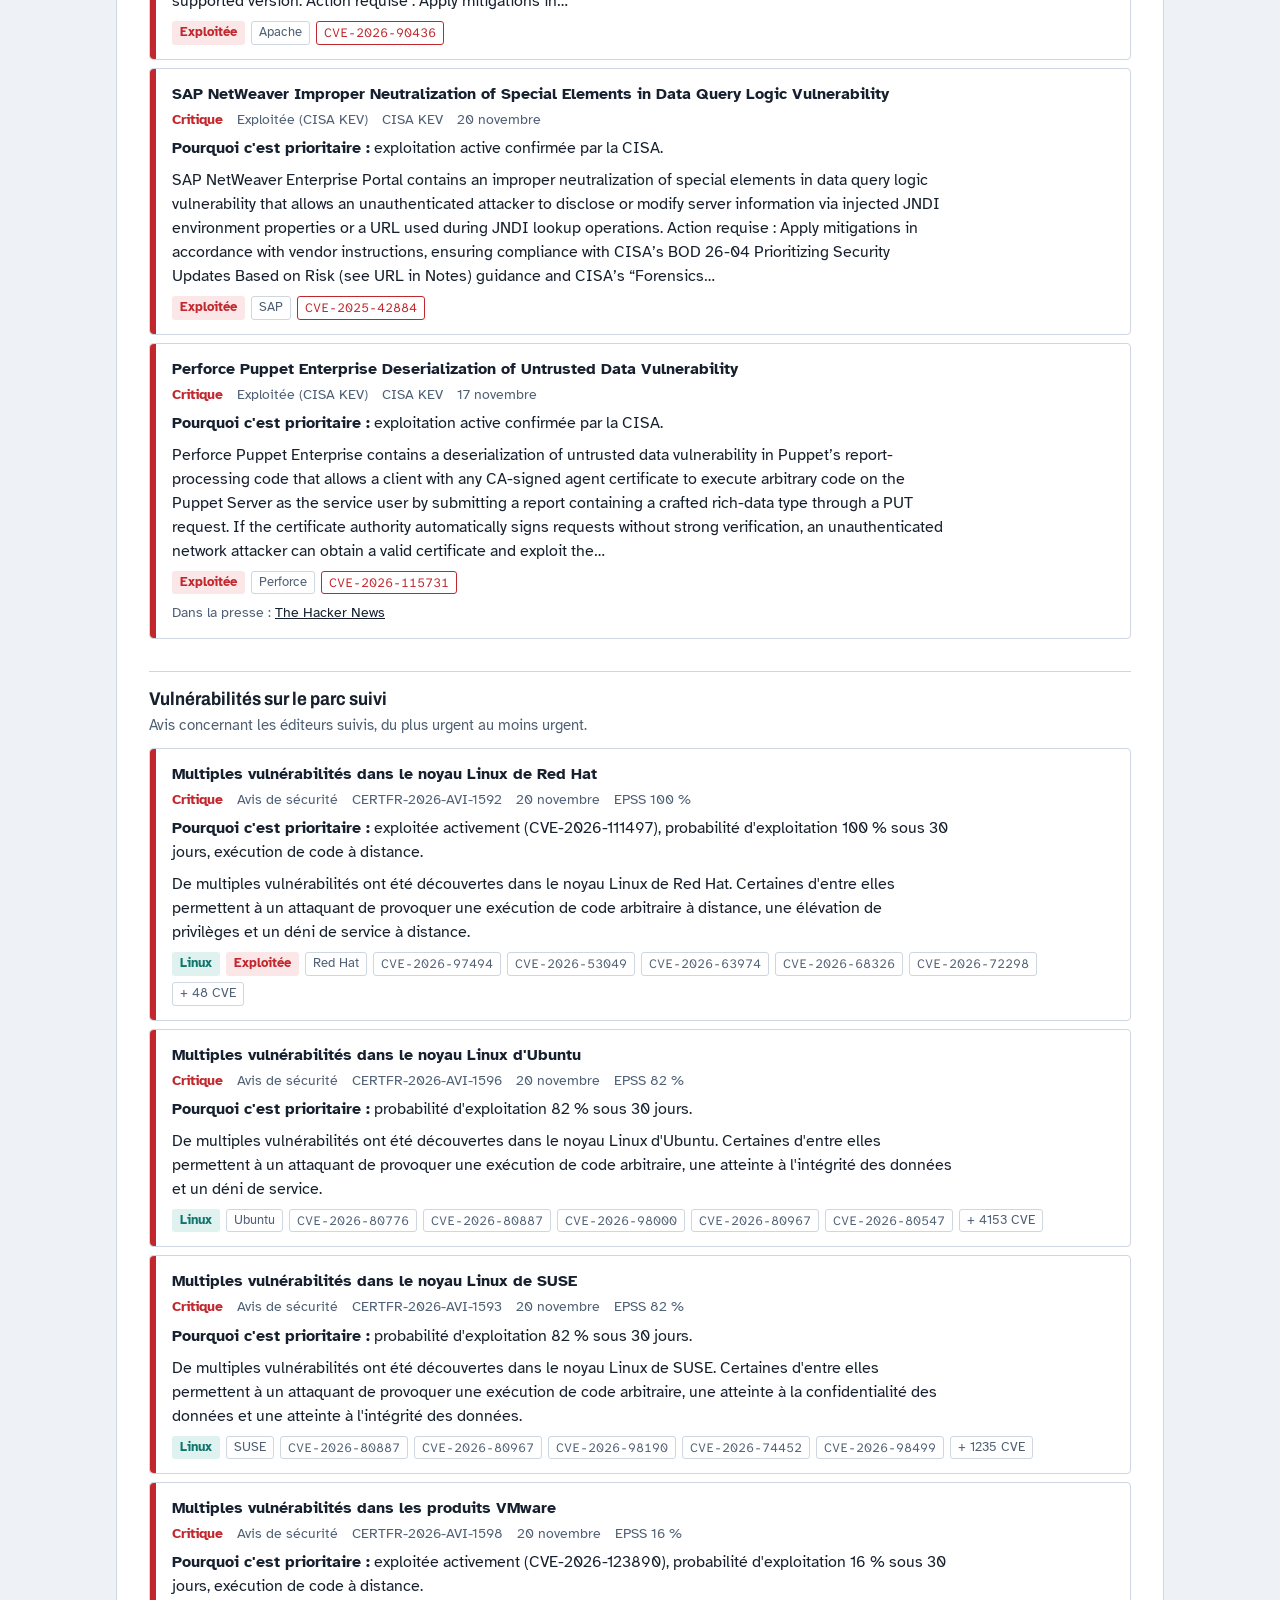
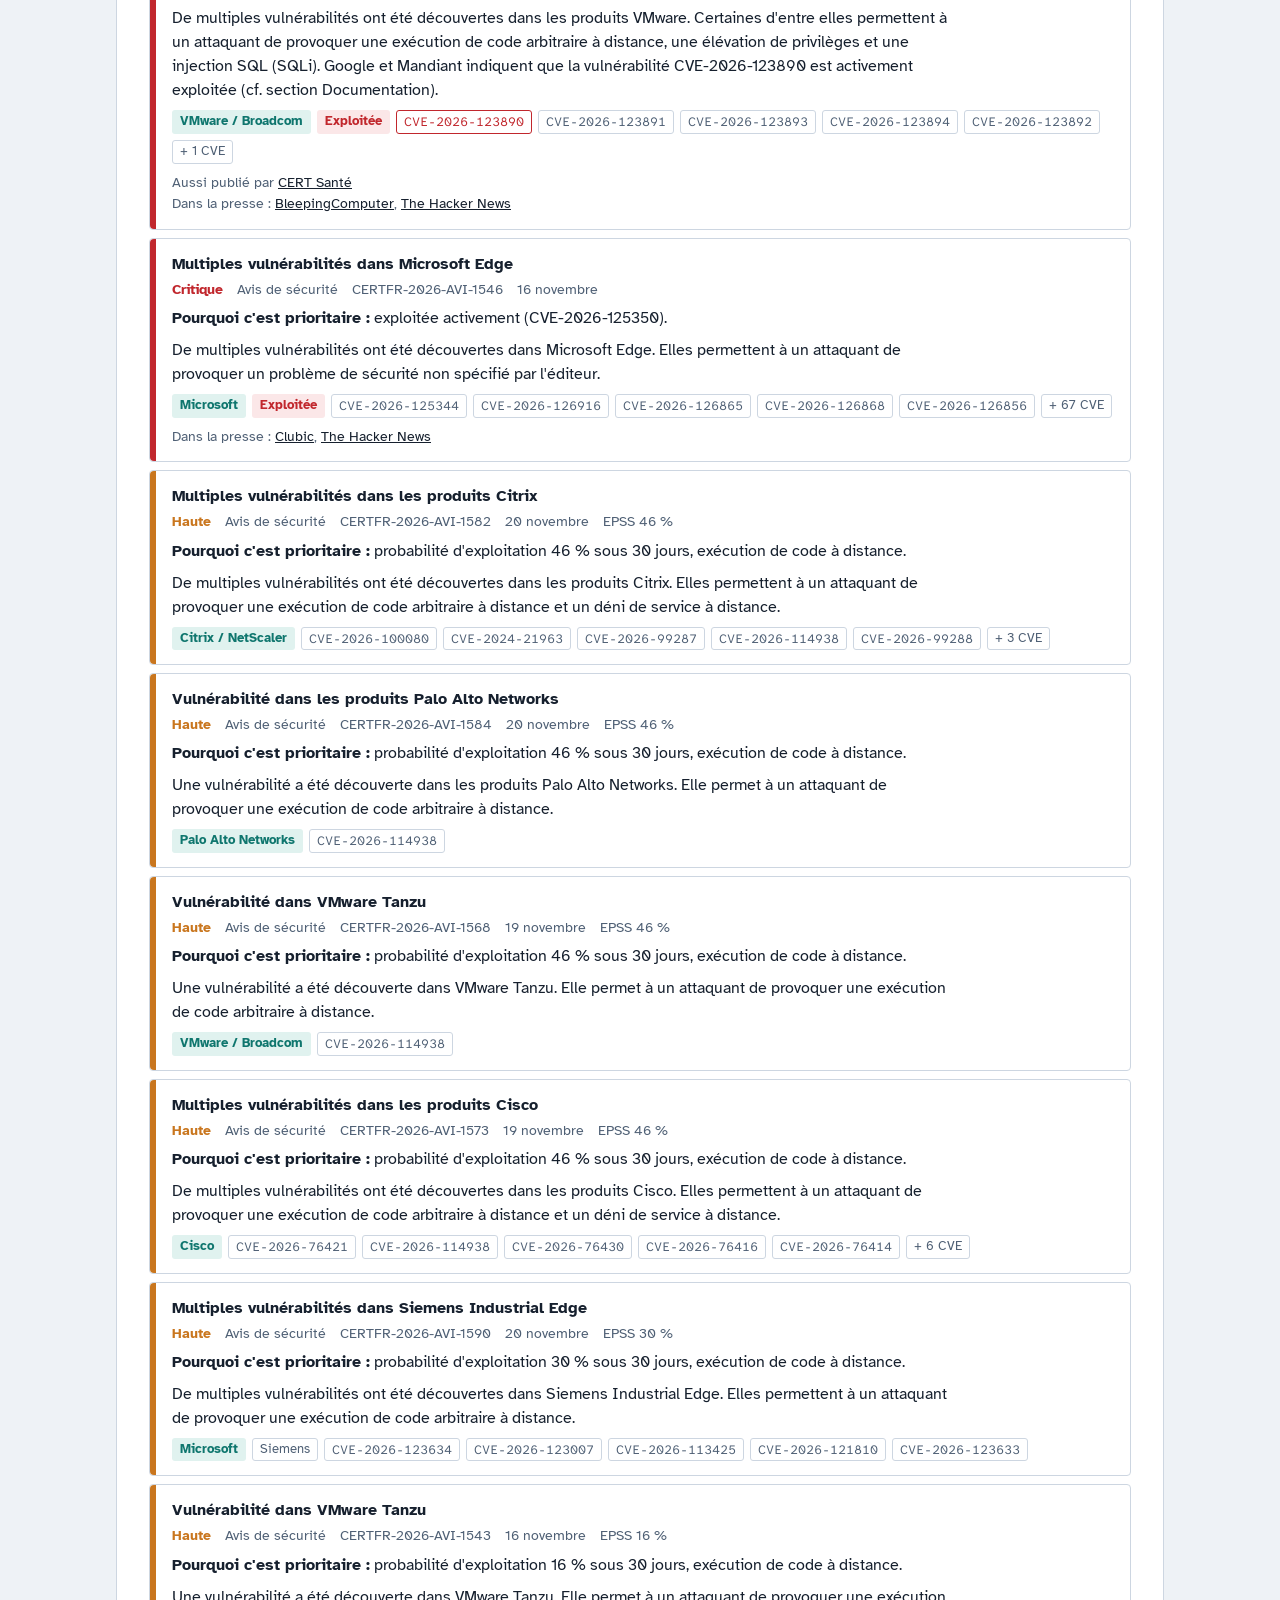
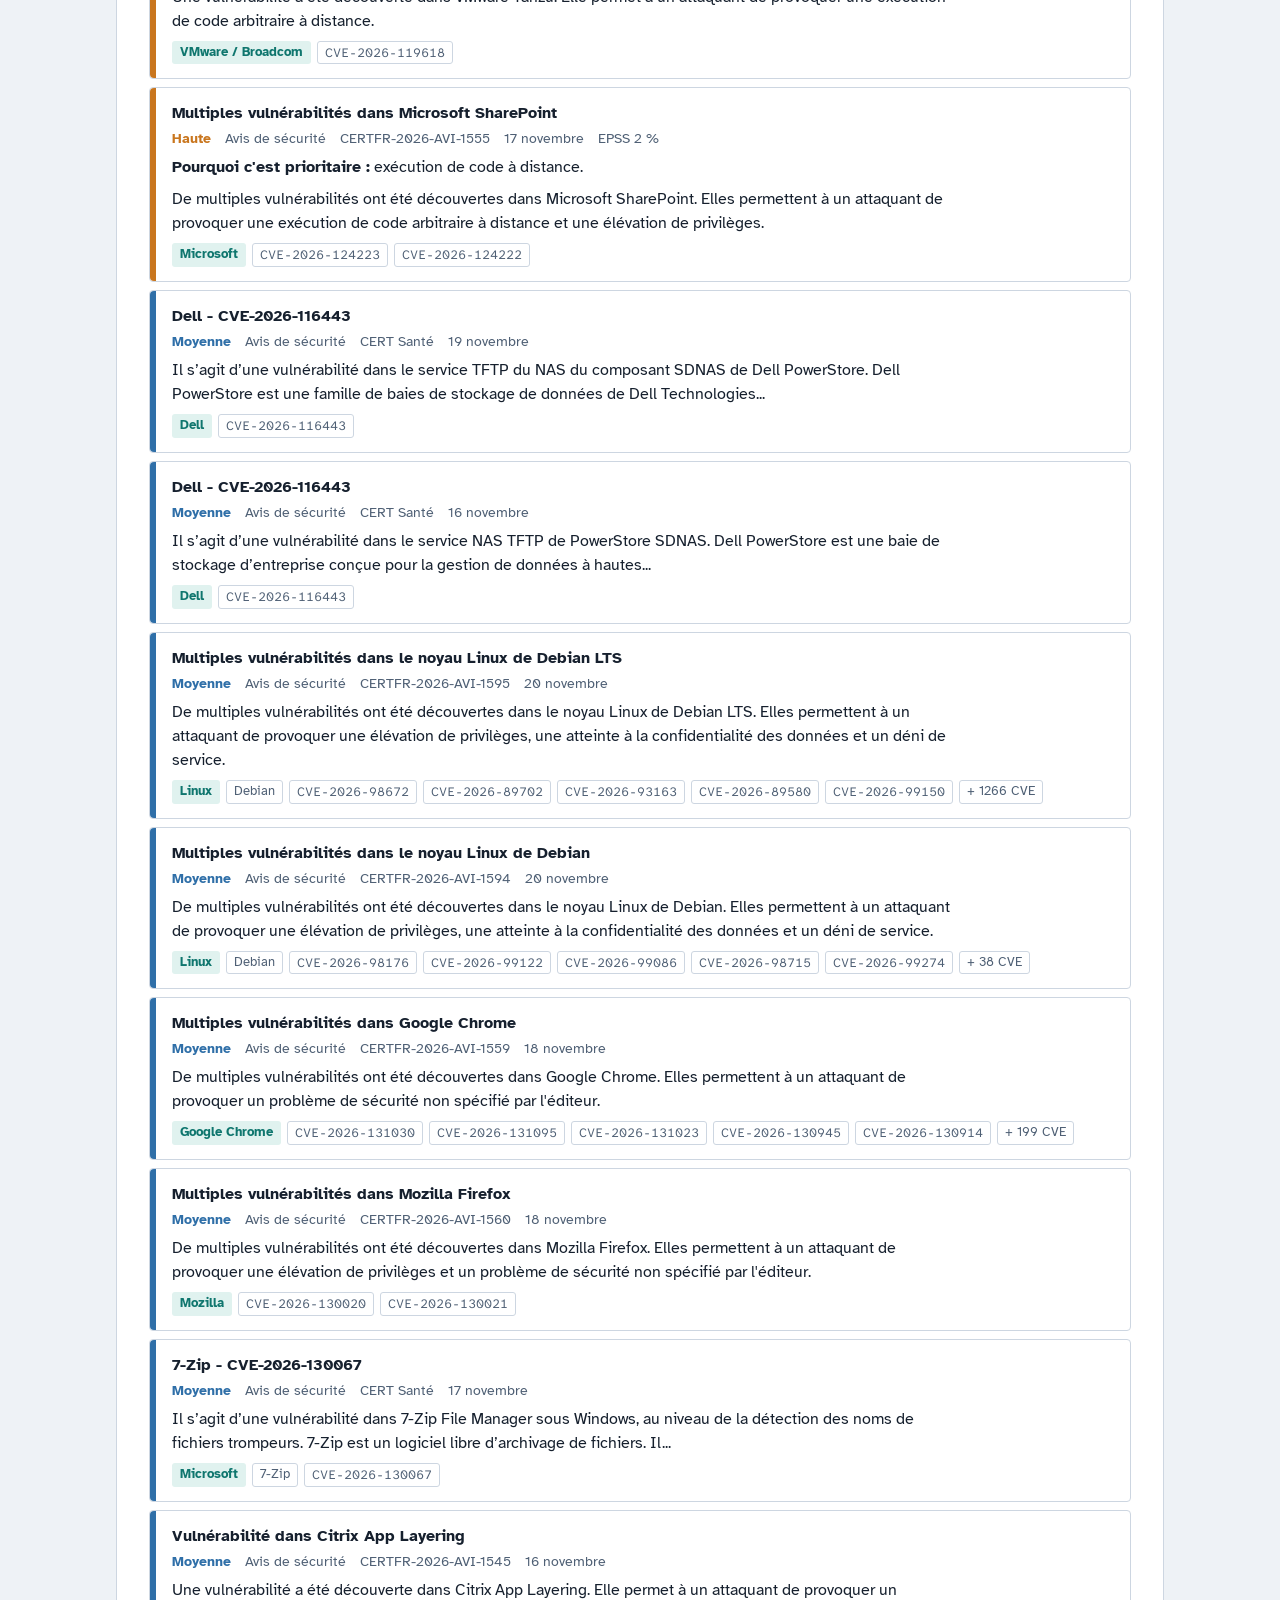
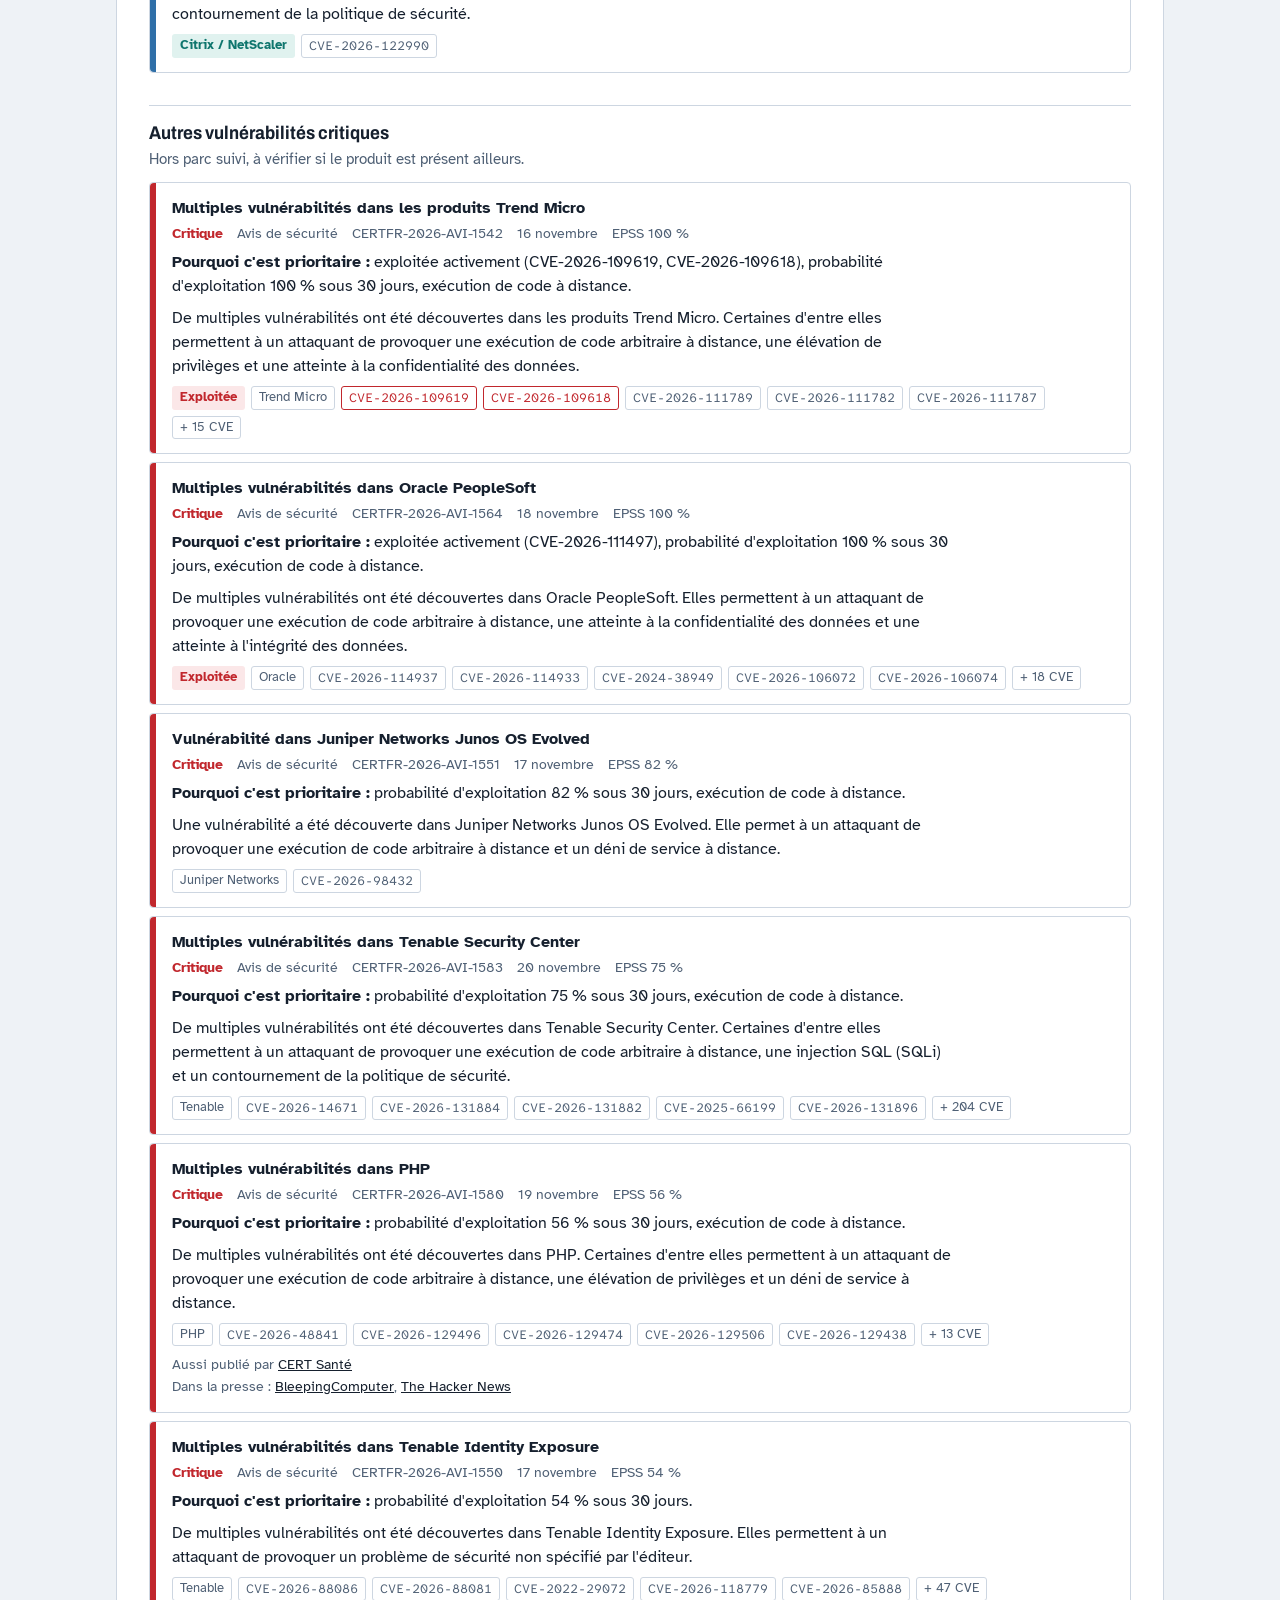
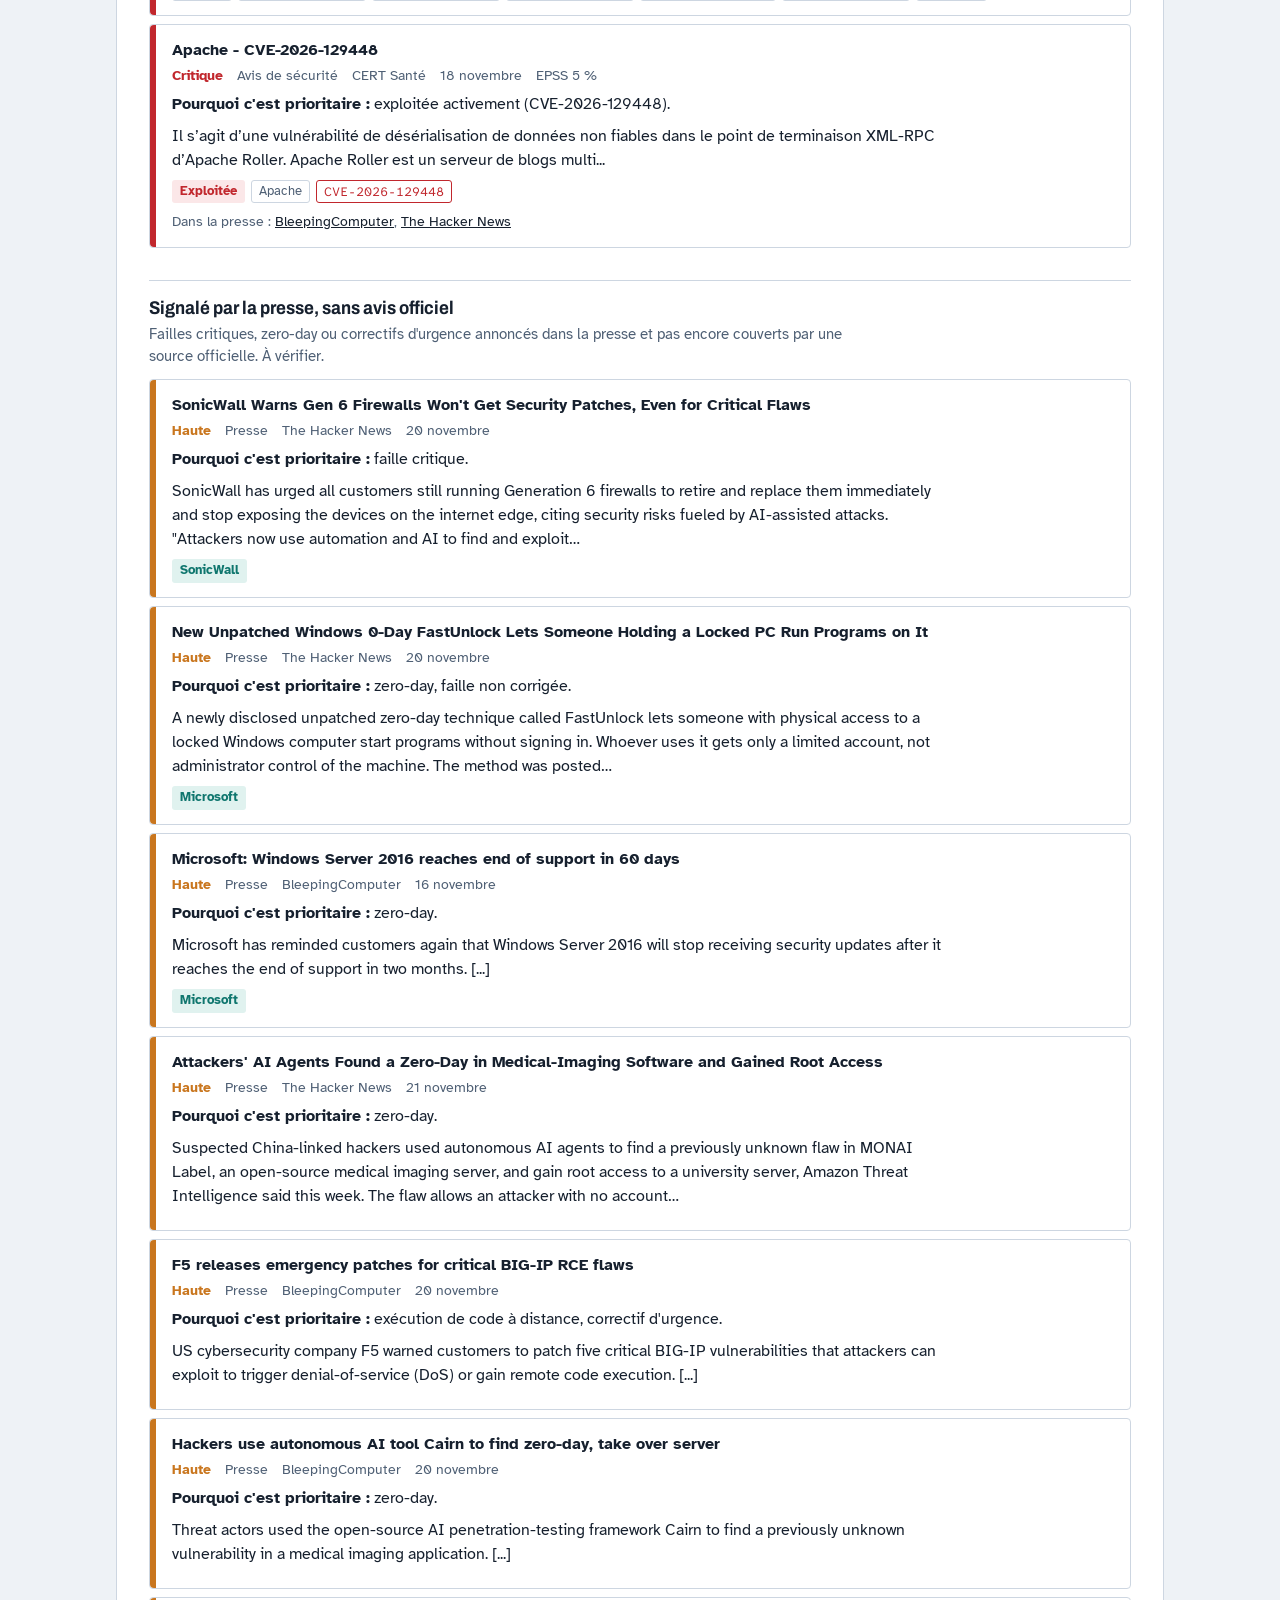
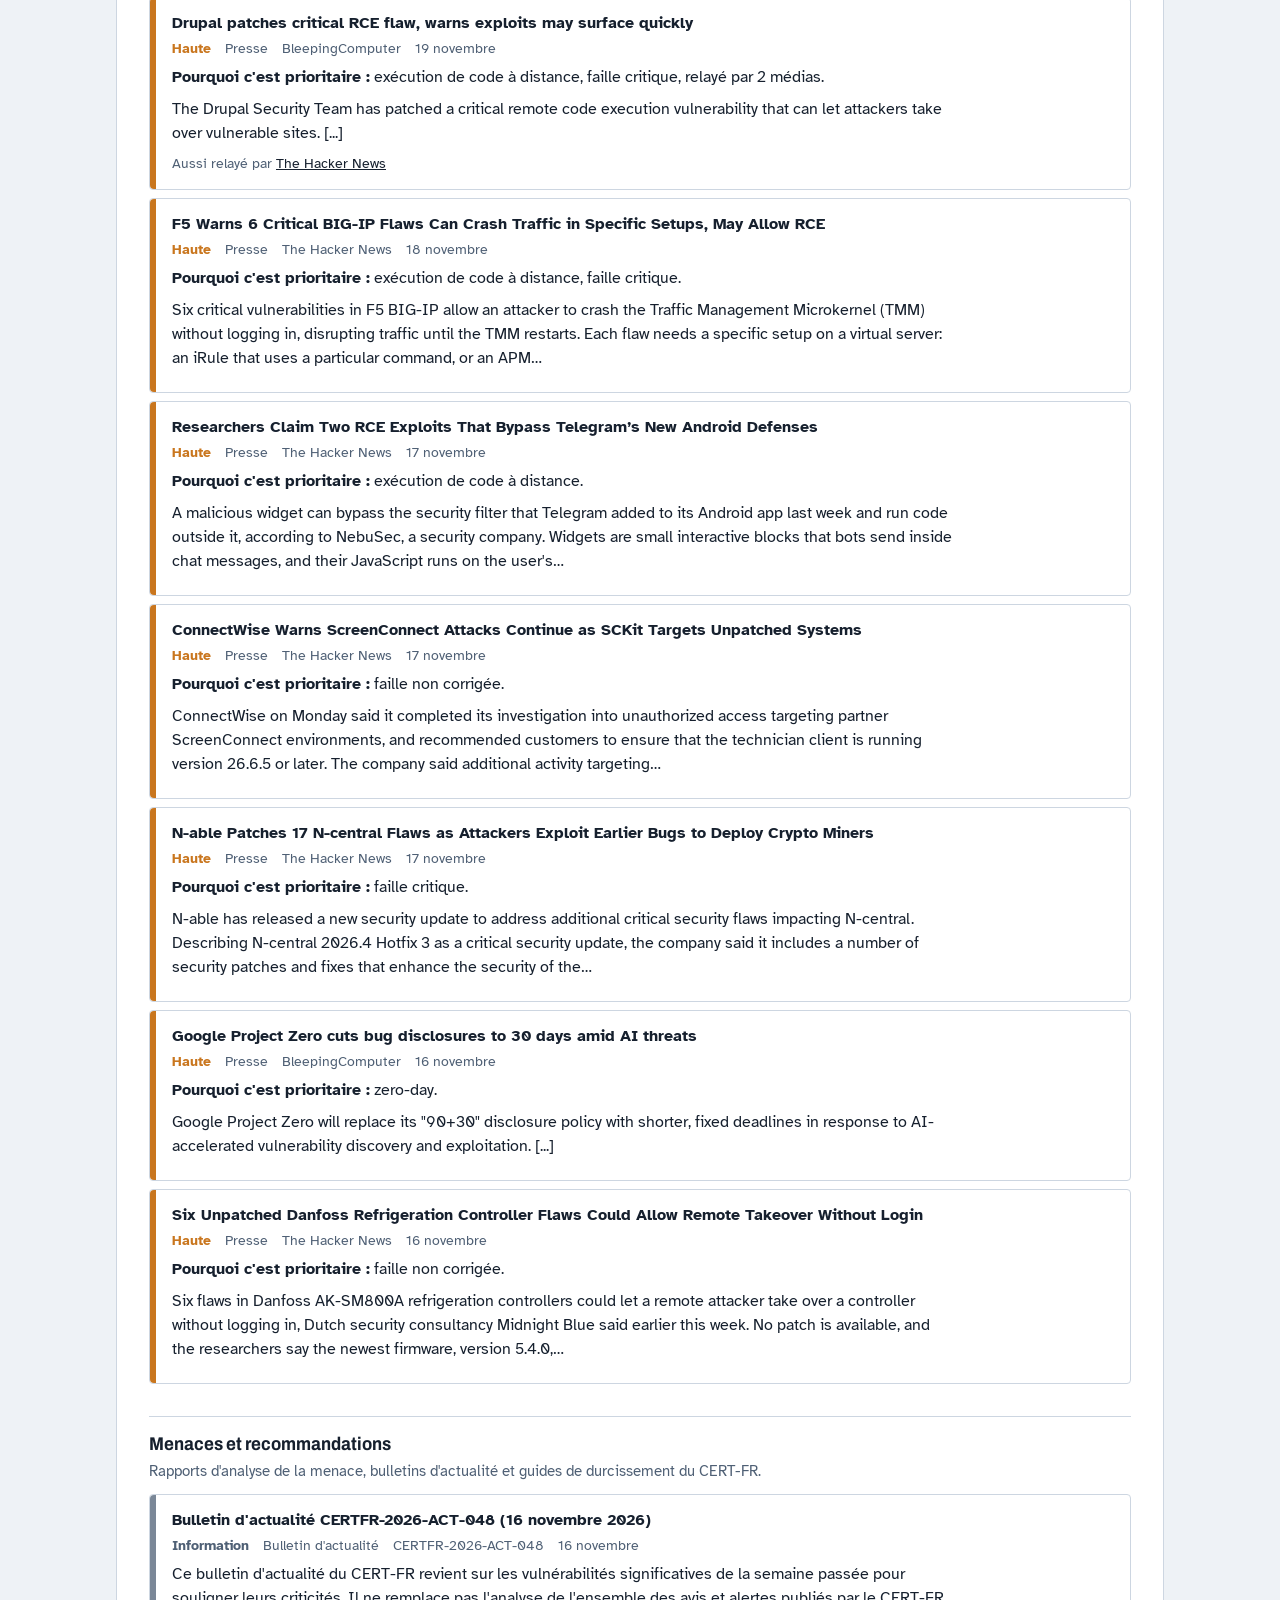
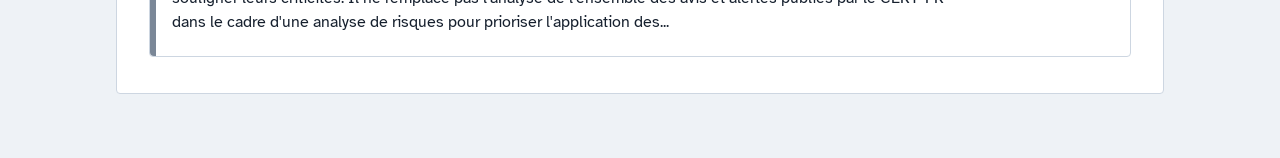
<file: hebdo.html>
<!doctype html>
<html lang="fr">
<head>
<meta charset="utf-8">
<meta name="viewport" content="width=device-width, initial-scale=1">
<title>Synthèse hebdo cyber</title>
<meta name="description" content="Synthèse hebdomadaire des vulnérabilités et menaces cyber.">
<meta name="robots" content="noindex">
<link rel="icon" href="data:image/svg+xml,<svg xmlns='http://www.w3.org/2000/svg' viewBox='0 0 32 32'><rect x='4' y='2' width='6' height='28' rx='2' fill='%23C1272D'/><rect x='13' y='8' width='6' height='22' rx='2' fill='%23C9761E'/><rect x='22' y='14' width='6' height='16' rx='2' fill='%232F6FA8'/></svg>">
<link rel="preconnect" href="https://fonts.googleapis.com">
<link rel="preconnect" href="https://fonts.gstatic.com" crossorigin>
<link href="https://fonts.googleapis.com/css2?family=Archivo:wdth,wght@62..125,600..800&family=Atkinson+Hyperlegible:ital,wght@0,400;0,700;1,400&family=Atkinson+Hyperlegible+Mono:wght@400;600&display=swap" rel="stylesheet">
<link rel="stylesheet" href="assets/style.css">
</head>
<body>
<div class="page">
  <header class="entete">
    <h1><a href="./">Veille cyber</a></h1>
    <nav aria-label="Pages">
      <a href="./">Au quotidien</a>
      <a href="hebdo.html" aria-current="page">Synthèse de la semaine</a>
    </nav>
  </header>
  <p class="fraicheur">Produite chaque lundi pour la semaine précédente (du lundi au dimanche).</p>

  <div class="hebdo-outils">
    <label for="semaine">Semaine</label>
    <select id="semaine"></select>
    <button type="button" class="principal" id="imprimer">Imprimer ou enregistrer en PDF</button>
    <button type="button" id="copier">Copier le texte pour un mail</button>
    <span class="confirmation" id="confirmation" aria-live="polite"></span>
  </div>

  <article class="rapport" id="rapport"><p>Chargement…</p></article>
</div>

<script src="assets/commun.js"></script>
<script>
(() => {
  const V = Veille, $ = (id) => document.getElementById(id);
  let courant = null;
  const pluriel = (n, s, p) => `${n} ${n > 1 ? (p || s + 's') : s}`;

  function chapeau(h) {
    const c = h.chiffres;
    const morceaux = [
      pluriel(c.alertes, 'alerte CERT-FR', 'alertes CERT-FR'),
      pluriel(c.avisCertFr, 'avis CERT-FR', 'avis CERT-FR'),
      pluriel(c.avisCertSante, 'avis CERT Santé', 'avis CERT Santé') + ' (hors doublons CERT-FR)',
      pluriel(c.kevAjoutees, 'nouvelle faille exploitée', 'nouvelles failles exploitées') + ' (CISA KEV)',
    ];
    return `Du ${V.dateCourte(h.debut)} au ${V.dateCourte(h.fin)} : ${morceaux.join(', ')}. ` +
      `${pluriel(c.critiques, 'publication est critique', 'publications sont critiques')} et ${c.surParcSuivi} ${c.surParcSuivi > 1 ? 'concernent' : 'concerne'} les éditeurs du parc suivi.` +
      (c.signauxPresse ? ` La presse signale aussi ${pluriel(c.signauxPresse, 'sujet', 'sujets')} sans avis officiel à ce stade.` : '');
  }

  const SECTIONS = [
    ['alertes', 'Alertes CERT-FR', 'Danger immédiat signalé par l\'ANSSI : exploitations constatées, à traiter sans attendre.'],
    ['kev', 'Nouvelles failles exploitées activement', 'Ajoutées cette semaine au catalogue de la CISA, qui ne retient que les failles dont l\'exploitation est confirmée.'],
    ['parcSuivi', 'Vulnérabilités sur le parc suivi', 'Avis concernant les éditeurs suivis, du plus urgent au moins urgent.'],
    ['autresCritiques', 'Autres vulnérabilités critiques', 'Hors parc suivi, à vérifier si le produit est présent ailleurs.'],
    ['signauxPresse', 'Signalé par la presse, sans avis officiel', 'Failles critiques, zero-day ou correctifs d\'urgence annoncés dans la presse et pas encore couverts par une source officielle. À vérifier.'],
    ['menaces', 'Menaces et recommandations', 'Rapports d\'analyse de la menace, bulletins d\'actualité et guides de durcissement du CERT-FR.'],
  ];

  function rendre(h) {
    courant = h;
    $('rapport').innerHTML = `<h2>Semaine du ${V.dateCourte(h.debut)} au ${V.dateCourte(h.fin)}</h2>
      <p class="chapeau">${V.echapper(chapeau(h))}</p>` +
      SECTIONS.map(([cle, titre, aide]) => `<h3>${titre}</h3><p class="aide">${aide}</p>` +
        ((h[cle] || []).length ? `<ul class="elements">${h[cle].map((i) => V.element(i, { avecDate: true, nbCvesMax: 5 })).join('')}</ul>` : '<p class="rien">Rien cette semaine.</p>')).join('');
  }

  function texteMail(h) {
    const lignes = [`Veille cyber : semaine du ${V.dateCourte(h.debut)} au ${V.dateCourte(h.fin)}`, '', chapeau(h)];
    for (const [cle, titre] of SECTIONS) {
      const liste = h[cle] || [];
      if (!liste.length) continue;
      lignes.push('', titre, '');
      for (const i of liste) {
        const r = V.raisons(i);
        lignes.push(`- ${i.titre} (${V.dateCourte(i.date)}${i.suivis?.length ? ', parc : ' + i.suivis.join(', ') : ''})`);
        if (r.length) lignes.push(`  Pourquoi : ${r.join(', ')}`);
        lignes.push(`  ${i.lien}`);
      }
    }
    lignes.push('', `Détail et historique : ${location.href.replace(/hebdo\.html.*$/, '')}`);
    return lignes.join('\n');
  }

  async function chargerSemaine(code) {
    try {
      rendre(await V.charger(`data/hebdo/${code}.json`));
      history.replaceState(null, '', '#' + code);
    } catch (e) {
      $('rapport').innerHTML = `<p>Impossible de charger la semaine ${V.echapper(code)} (${V.echapper(e.message)}).</p>`;
    }
  }

  async function demarrer() {
    try {
      const { semaines } = await V.charger('data/hebdo/index.json');
      if (!semaines.length) throw new Error('aucune semaine');
      $('semaine').innerHTML = semaines.map((s) => `<option value="${V.echapper(s)}">${V.echapper(s.replace('-S', ', semaine '))}</option>`).join('');
      const voulu = location.hash.slice(1);
      $('semaine').value = semaines.includes(voulu) ? voulu : semaines[0];
      chargerSemaine($('semaine').value);
    } catch {
      $('rapport').innerHTML = '<p>Aucune synthèse pour l\'instant. La première sera produite automatiquement le lundi suivant la mise en ligne.</p>';
    }
  }

  $('semaine').addEventListener('change', (e) => chargerSemaine(e.target.value));
  $('imprimer').addEventListener('click', () => window.print());
  $('copier').addEventListener('click', async () => {
    if (!courant) return;
    try { await navigator.clipboard.writeText(texteMail(courant)); $('confirmation').textContent = 'Texte copié.'; }
    catch { $('confirmation').textContent = 'Copie impossible depuis ce navigateur.'; }
    setTimeout(() => ($('confirmation').textContent = ''), 3000);
  });
  demarrer();
})();
</script>
</body>
</html>
</file>
<file: assets/style.css>
:root {
  --fond: #EEF2F6;
  --surface: #FFFFFF;
  --encre: #16202E;
  --encre-2: #4F6075;
  --ligne: #CDD6E1;
  --critique: #C1272D;
  --haute: #C9761E;
  --moyenne: #2F6FA8;
  --info: #7A8797;
  --parc: #0F766E;
  --parc-fond: #E0F2EF;
  --kev-fond: #FBE7E8;
  --focus: #2F6FA8;
  --titre: "Archivo", "Arial Narrow", sans-serif;
  --texte: "Atkinson Hyperlegible", "Segoe UI", system-ui, sans-serif;
  --mono: "Atkinson Hyperlegible Mono", ui-monospace, Consolas, monospace;
  color-scheme: light;
}
@media (prefers-color-scheme: dark) {
  :root {
    --fond: #0F1722;
    --surface: #172231;
    --encre: #E6ECF3;
    --encre-2: #9DAEC2;
    --ligne: #2A3A4F;
    --critique: #F0565C;
    --haute: #E8A04E;
    --moyenne: #6FA6DA;
    --info: #8A98A9;
    --parc: #4FC3B5;
    --parc-fond: #12332F;
    --kev-fond: #3A1C21;
    --focus: #6FA6DA;
    color-scheme: dark;
  }
}

* { box-sizing: border-box; }
html { -webkit-text-size-adjust: 100%; }
body {
  margin: 0;
  background: var(--fond);
  color: var(--encre);
  font: 16px/1.5 var(--texte);
}
a { color: inherit; }
a:hover { color: var(--moyenne); }
:focus-visible { outline: 3px solid var(--focus); outline-offset: 2px; border-radius: 2px; }
.page { max-width: 1080px; margin: 0 auto; padding: 0 16px 64px; }

/* En-tête */
.entete { display: flex; flex-wrap: wrap; align-items: baseline; justify-content: space-between; gap: 8px 24px; padding: 28px 0 12px; }
.entete h1 { font: 700 2rem/1.1 var(--titre); font-stretch: 85%; margin: 0; letter-spacing: -0.01em; }
.entete h1 a { text-decoration: none; }
.entete nav { display: flex; gap: 20px; font-size: .95rem; }
.entete nav a { text-decoration: none; color: var(--encre-2); padding-bottom: 2px; border-bottom: 2px solid transparent; }
.entete nav a[aria-current="page"] { color: var(--encre); border-color: var(--encre); }
.fraicheur { color: var(--encre-2); font-size: .9rem; margin: 0 0 24px; }
.fraicheur .pastille { display: inline-block; width: 8px; height: 8px; border-radius: 50%; margin-right: 6px; vertical-align: 1px; background: var(--parc); }
.fraicheur .pastille.ko { background: var(--haute); }

/* Bloc "à traiter" */
.urgent { background: var(--surface); border: 1px solid var(--ligne); border-left: 6px solid var(--critique); border-radius: 4px; padding: 20px 24px 8px; margin-bottom: 32px; }
.urgent h2 { font: 700 1.35rem/1.2 var(--titre); font-stretch: 85%; margin: 0 0 4px; }
.urgent .sous { color: var(--encre-2); margin: 0 0 12px; font-size: .95rem; max-width: 68ch; }
.urgent ol { list-style: none; margin: 0; padding: 0; }
.urgent li { padding: 12px 0; border-top: 1px solid var(--ligne); display: grid; grid-template-columns: 1fr auto; gap: 4px 16px; }
.urgent li a.titre { font-weight: 700; text-decoration: none; }
.urgent li a.titre:hover { text-decoration: underline; }
.urgent .raison { grid-column: 1 / -1; color: var(--encre-2); font-size: .9rem; }
.urgent .date { color: var(--encre-2); font-size: .9rem; white-space: nowrap; }
.urgent h3 { font: 700 1.05rem/1.2 var(--titre); font-stretch: 90%; margin: 20px 0 2px; }
.urgent h3 + .sous { margin-bottom: 8px; }
.urgent .vide { padding: 12px 0 16px; color: var(--encre-2); border-top: 1px solid var(--ligne); }

/* Filtres */
.filtres { background: var(--fond); padding: 12px 0; border-bottom: 1px solid var(--ligne); margin-bottom: 8px; }
.onglets { display: flex; gap: 4px; overflow-x: auto; margin-bottom: 12px; scrollbar-width: thin; }
.onglets button { font: inherit; font-size: .95rem; background: none; border: 1px solid transparent; border-radius: 4px; padding: 6px 12px; color: var(--encre-2); cursor: pointer; white-space: nowrap; }
.onglets button[aria-pressed="true"] { background: var(--encre); color: var(--fond); }
.onglets button .nb { opacity: .7; margin-left: 4px; font-size: .85em; }
.criteres { display: flex; flex-wrap: wrap; gap: 8px 12px; align-items: center; }
.criteres input[type="search"], .criteres select, .criteres input[type="date"] {
  font: inherit; font-size: .95rem; color: var(--encre); background: var(--surface);
  border: 1px solid var(--ligne); border-radius: 4px; padding: 6px 10px; min-height: 36px;
}
.criteres input[type="search"] { flex: 1 1 220px; min-width: 0; }
.criteres label.bascule { display: inline-flex; align-items: center; gap: 6px; font-size: .95rem; cursor: pointer; white-space: nowrap; }
.criteres label.bascule input { width: 18px; height: 18px; accent-color: var(--parc); }
.periode-perso { display: none; gap: 6px; align-items: center; }
.periode-perso.visible { display: inline-flex; }
.resultat { color: var(--encre-2); font-size: .9rem; margin: 12px 0 0; }
.resultat button { font: inherit; background: none; border: none; color: var(--moyenne); text-decoration: underline; cursor: pointer; padding: 0; }

@media (min-width: 800px) { .filtres { position: sticky; top: 0; z-index: 5; } }

/* Liste */
.jour { font: 700 1rem/1.2 var(--titre); font-stretch: 90%; color: var(--encre-2); margin: 28px 0 8px; }
.elements { list-style: none; margin: 0; padding: 0; }
.el { position: relative; background: var(--surface); border: 1px solid var(--ligne); border-radius: 4px; padding: 14px 16px 14px 22px; margin-bottom: 8px; }
.el::before { content: ""; position: absolute; left: 0; top: 0; bottom: 0; width: 6px; border-radius: 4px 0 0 4px; background: var(--info); }
.el.p-critique::before { background: var(--critique); }
.el.p-haute::before { background: var(--haute); }
.el.p-moyenne::before { background: var(--moyenne); }
.el h3 { font-size: 1.02rem; line-height: 1.35; margin: 0 0 4px; font-weight: 700; }
.el h3 a { text-decoration: none; }
.el h3 a:hover { text-decoration: underline; }
.meta { display: flex; flex-wrap: wrap; gap: 4px 14px; font-size: .88rem; color: var(--encre-2); margin-bottom: 6px; }
.meta .prio { font-weight: 700; }
.p-critique .meta .prio { color: var(--critique); }
.p-haute .meta .prio { color: var(--haute); }
.p-moyenne .meta .prio { color: var(--moyenne); }
.el p { margin: 0 0 8px; max-width: 78ch; }
.marques { display: flex; flex-wrap: wrap; gap: 6px; }
.marque { font-size: .82rem; border-radius: 3px; padding: 1px 7px; border: 1px solid var(--ligne); color: var(--encre-2); white-space: nowrap; }
.marque.parc { background: var(--parc-fond); color: var(--parc); border-color: transparent; font-weight: 700; }
.marque.kev { background: var(--kev-fond); color: var(--critique); border-color: transparent; font-weight: 700; }
.marque.cve { font-family: var(--mono); font-size: .8rem; text-decoration: none; }
.marque.cve.exploitee { border-color: var(--critique); color: var(--critique); }
.el p.liens { margin: 8px 0 0; font-size: .9rem; color: var(--encre-2); }
.el p.liens a { color: var(--encre); }
.plus { display: block; margin: 20px auto; font: inherit; background: var(--surface); border: 1px solid var(--ligne); border-radius: 4px; padding: 8px 20px; cursor: pointer; color: var(--encre); }
.vide-liste { background: var(--surface); border: 1px dashed var(--ligne); border-radius: 4px; padding: 24px; color: var(--encre-2); }

/* Pied */
.pied { margin-top: 48px; padding-top: 16px; border-top: 1px solid var(--ligne); color: var(--encre-2); font-size: .88rem; }
.pied h2 { font: 700 1rem var(--titre); font-stretch: 90%; color: var(--encre); margin: 0 0 8px; }
.pied ul { list-style: none; padding: 0; margin: 0 0 12px; display: grid; grid-template-columns: repeat(auto-fill, minmax(240px, 1fr)); gap: 4px 24px; }
.pied li .pastille { display: inline-block; width: 8px; height: 8px; border-radius: 50%; margin-right: 6px; background: var(--parc); }
.pied li .pastille.ko { background: var(--haute); }
.legende { max-width: 78ch; }

/* Synthèse hebdo */
.hebdo-outils { display: flex; flex-wrap: wrap; gap: 8px 12px; align-items: center; margin-bottom: 24px; }
.hebdo-outils select, .hebdo-outils button { font: inherit; font-size: .95rem; border: 1px solid var(--ligne); border-radius: 4px; padding: 6px 12px; background: var(--surface); color: var(--encre); cursor: pointer; min-height: 36px; }
.hebdo-outils button.principal { background: var(--encre); color: var(--fond); border-color: var(--encre); }
.hebdo-outils .confirmation { color: var(--parc); font-size: .9rem; }
.rapport { background: var(--surface); border: 1px solid var(--ligne); border-radius: 4px; padding: 28px 32px; }
.rapport h2 { font: 700 1.6rem/1.15 var(--titre); font-stretch: 85%; margin: 0 0 8px; }
.rapport .chapeau { font-size: 1.05rem; max-width: 68ch; margin: 0 0 8px; }
.rapport > h3 { font: 700 1.15rem/1.2 var(--titre); font-stretch: 90%; margin: 32px 0 4px; padding-top: 16px; border-top: 1px solid var(--ligne); }
.rapport > h3 + .aide { color: var(--encre-2); font-size: .92rem; margin: 0 0 12px; max-width: 70ch; }
.rapport .el { box-shadow: none; }
.rapport .rien { color: var(--encre-2); font-style: italic; margin: 0; }

@media (max-width: 600px) {
  .entete h1 { font-size: 1.6rem; }
  .urgent { padding: 16px 16px 4px; }
  .urgent li { grid-template-columns: 1fr; }
  .rapport { padding: 20px 16px; }
  .el { padding: 12px 12px 12px 18px; }
}
@media (prefers-reduced-motion: reduce) { * { scroll-behavior: auto !important; transition: none !important; } }

@media print {
  :root { --fond: #fff; --surface: #fff; --encre: #000; --encre-2: #333; --ligne: #bbb; color-scheme: light; }
  .entete nav, .hebdo-outils, .filtres, .pied { display: none; }
  .page { max-width: none; padding: 0; }
  .rapport { border: none; padding: 0; }
  .el { break-inside: avoid; }
  a { text-decoration: none; }
}
</file>
